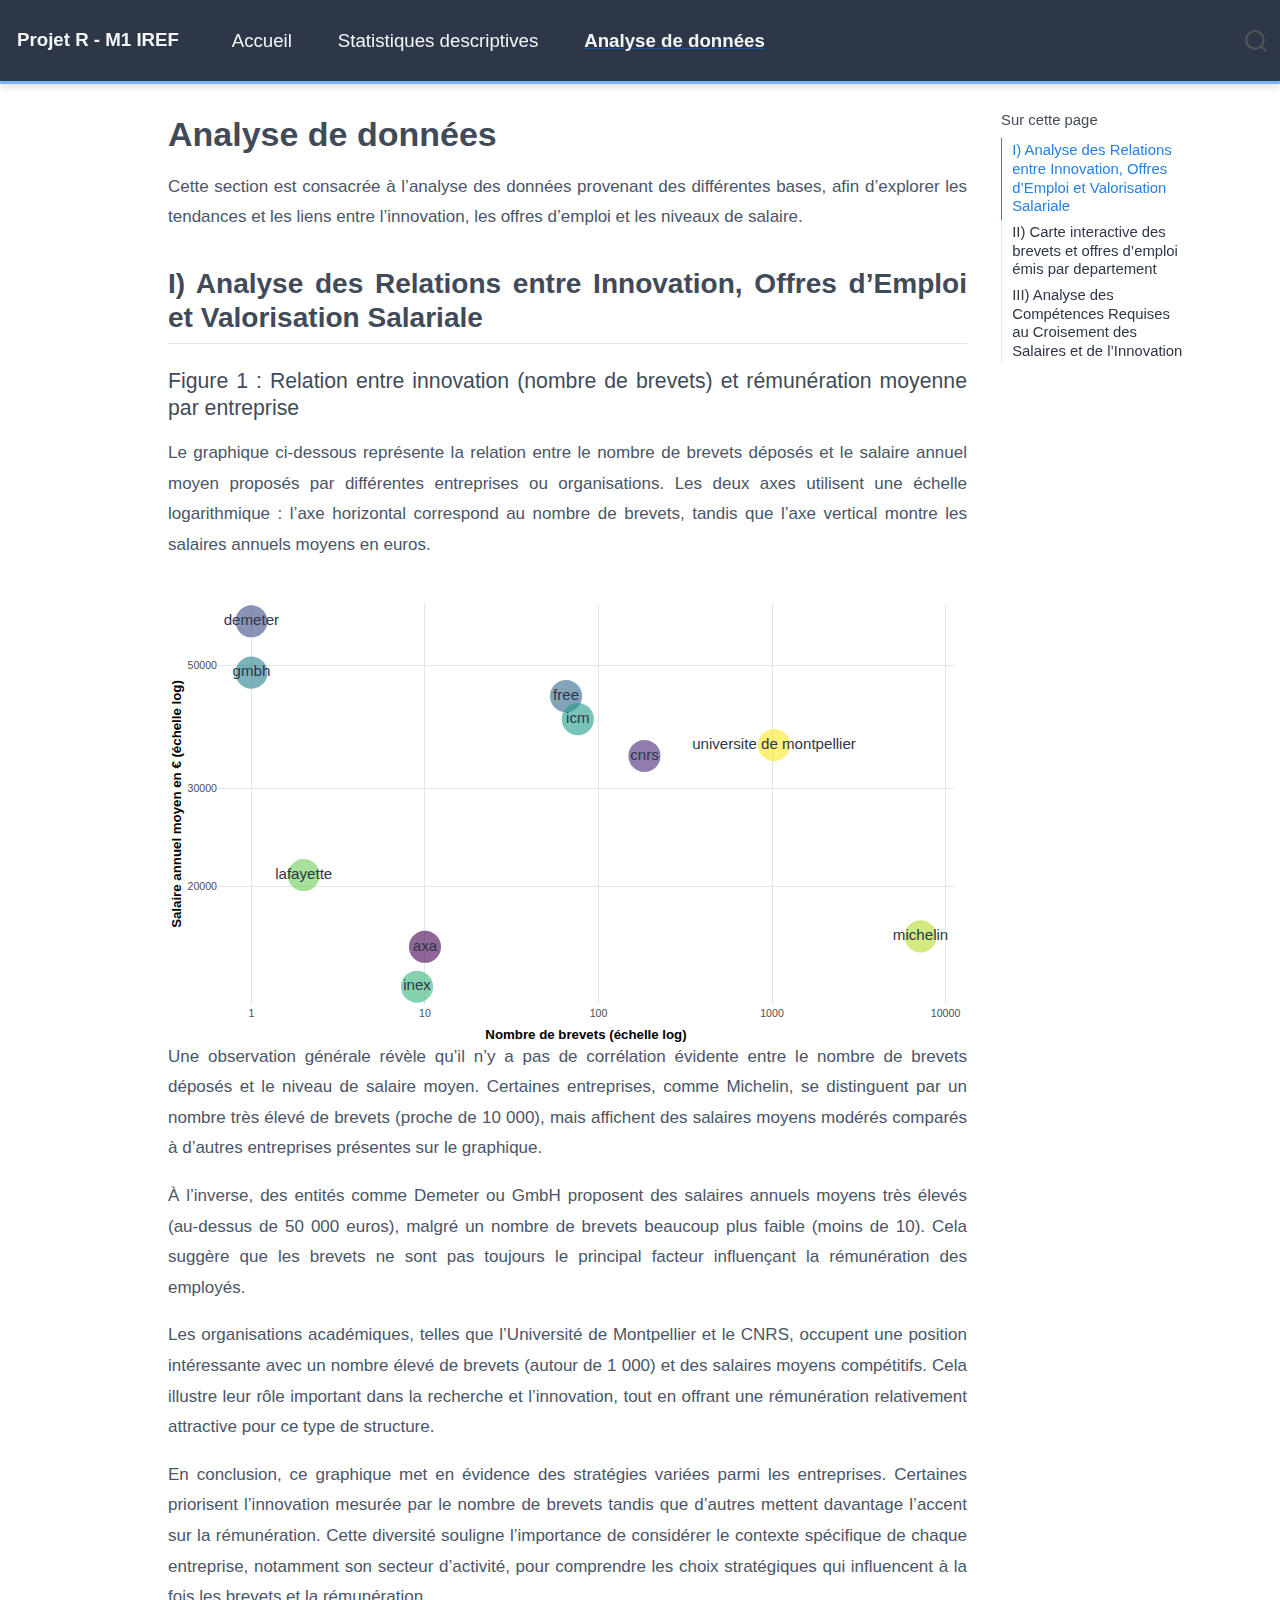
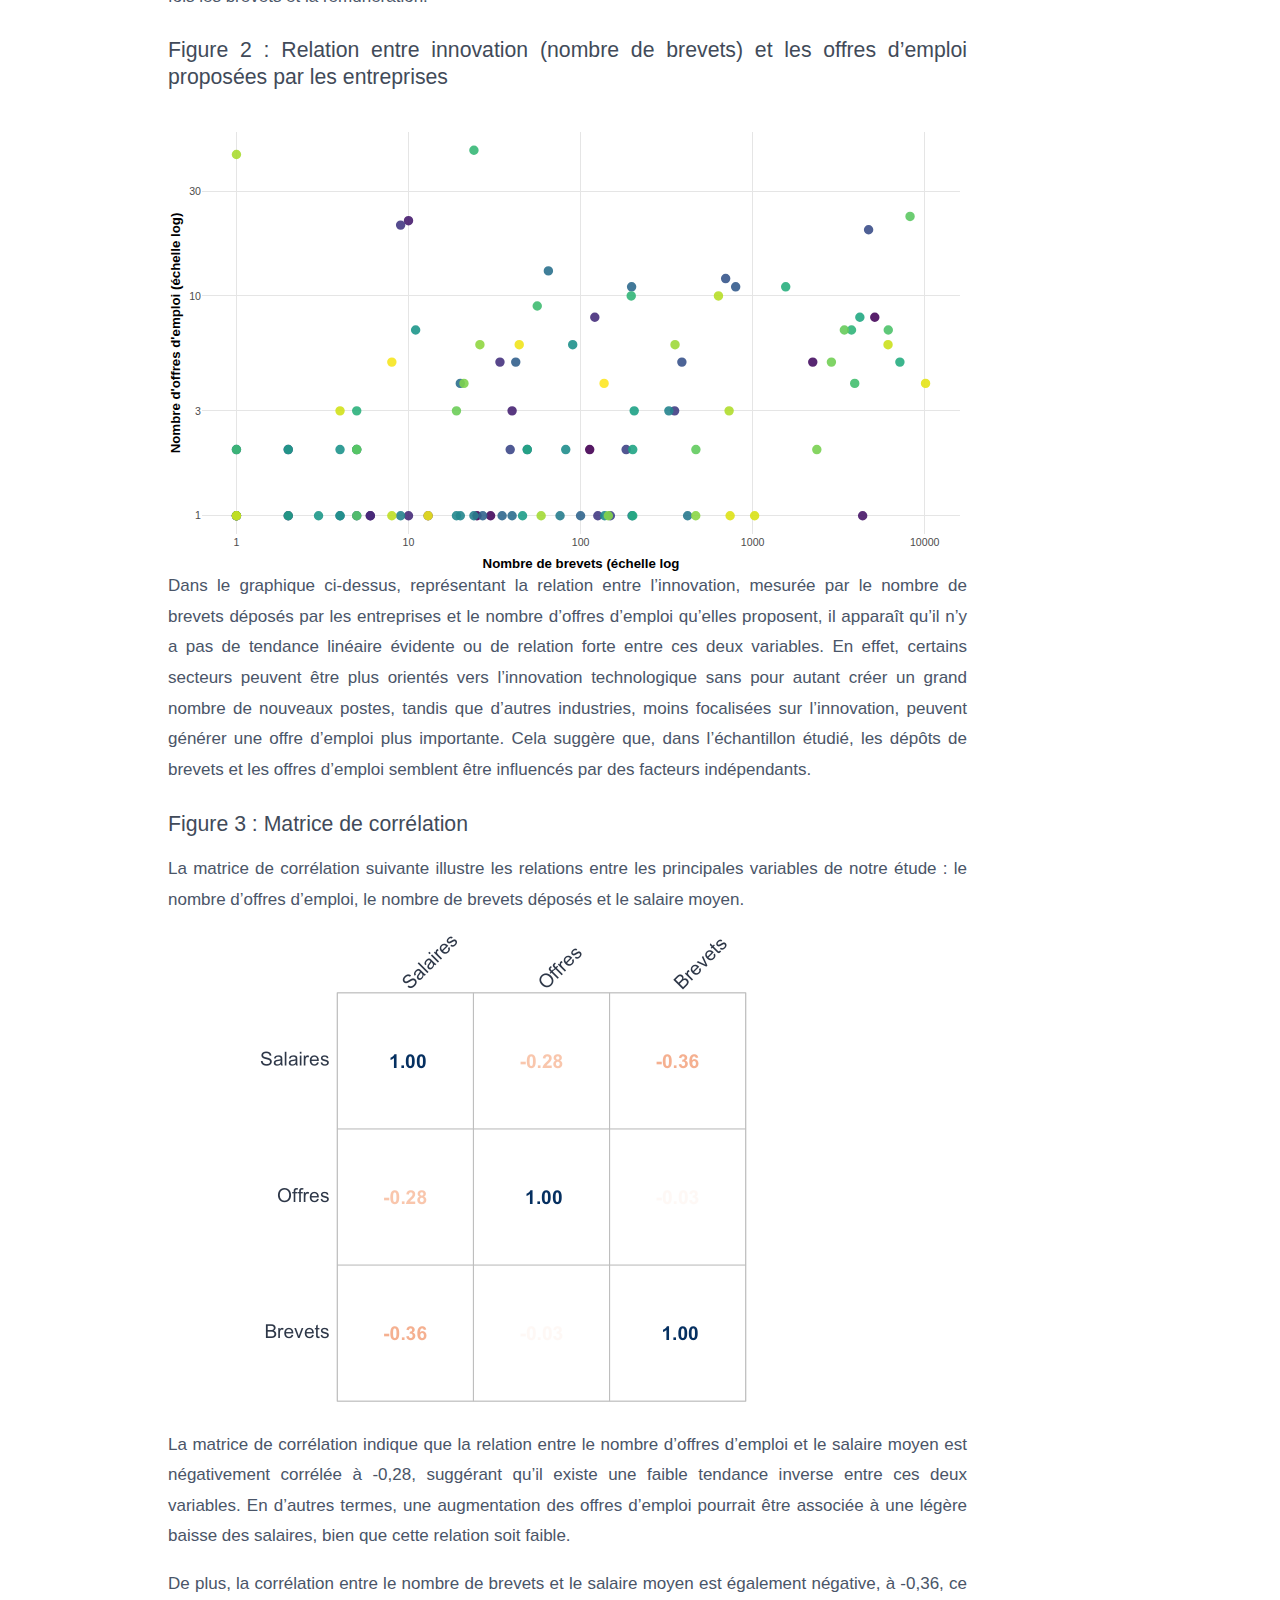
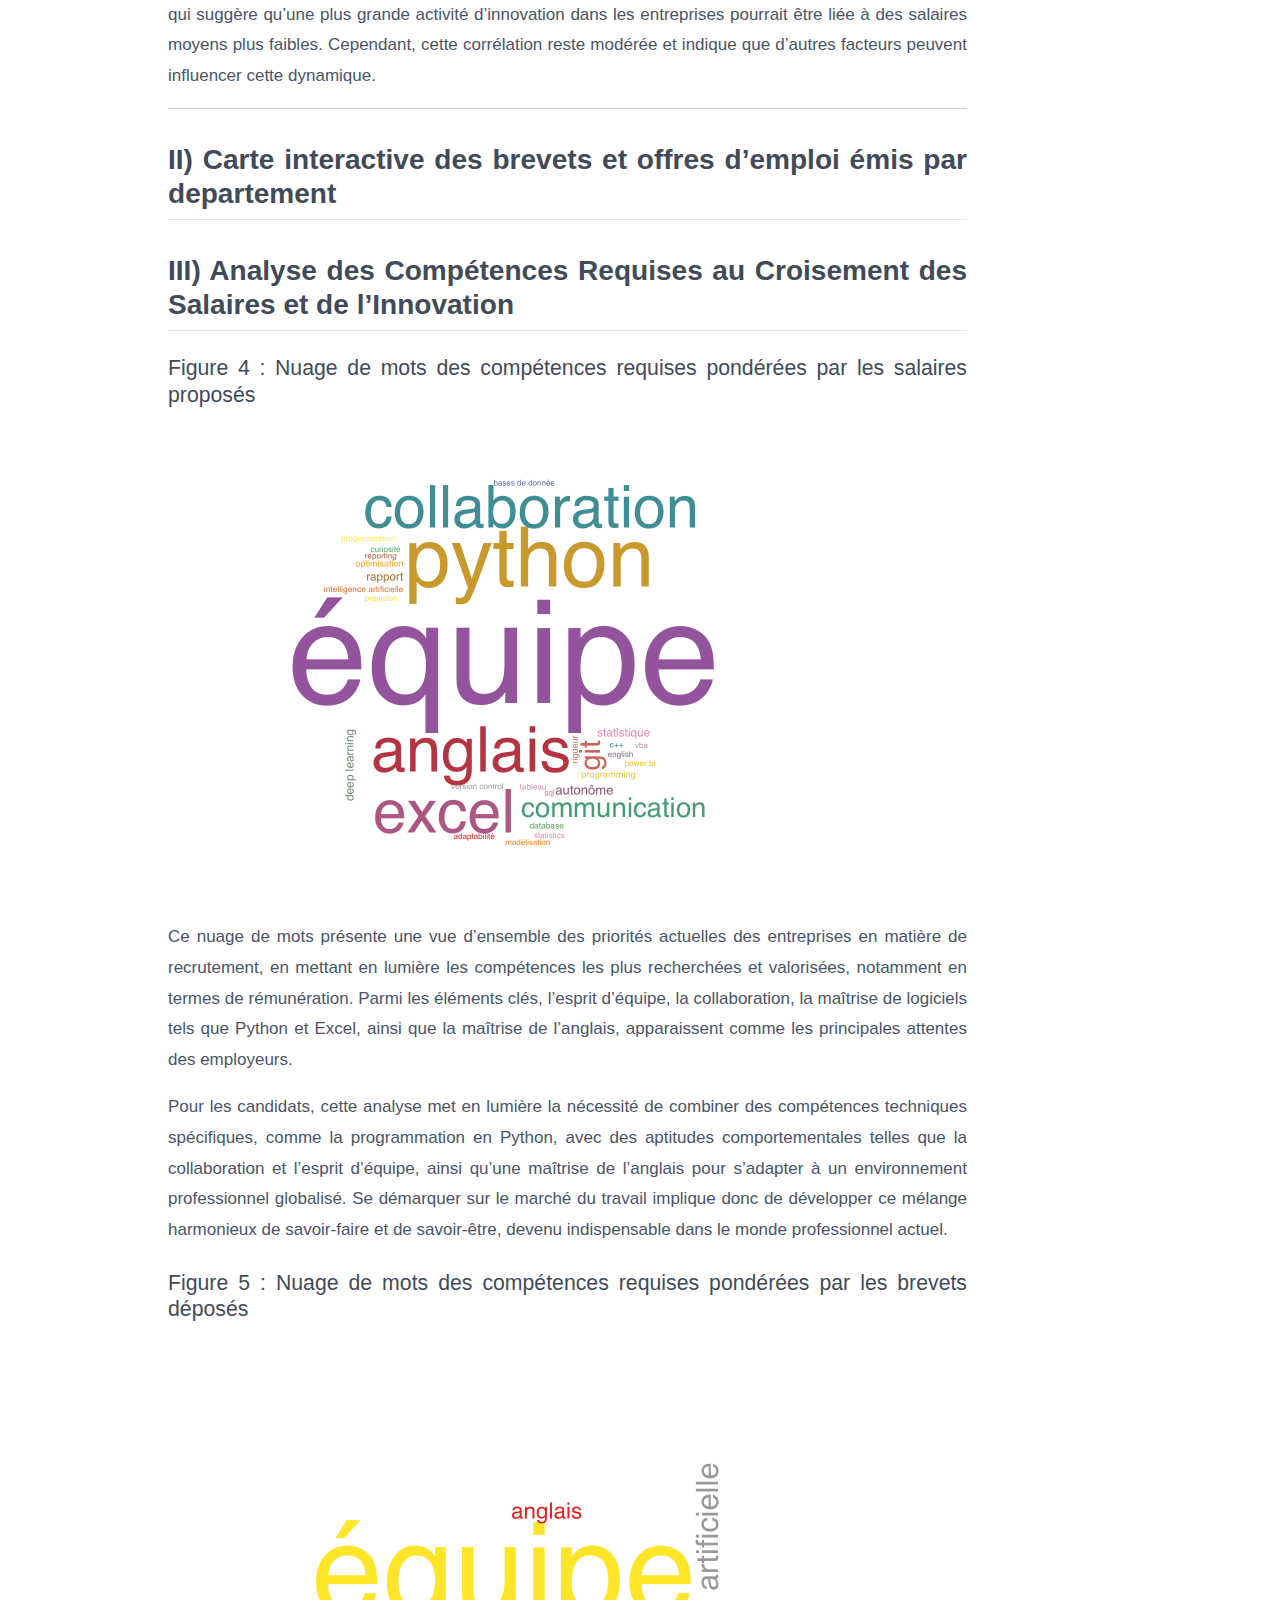
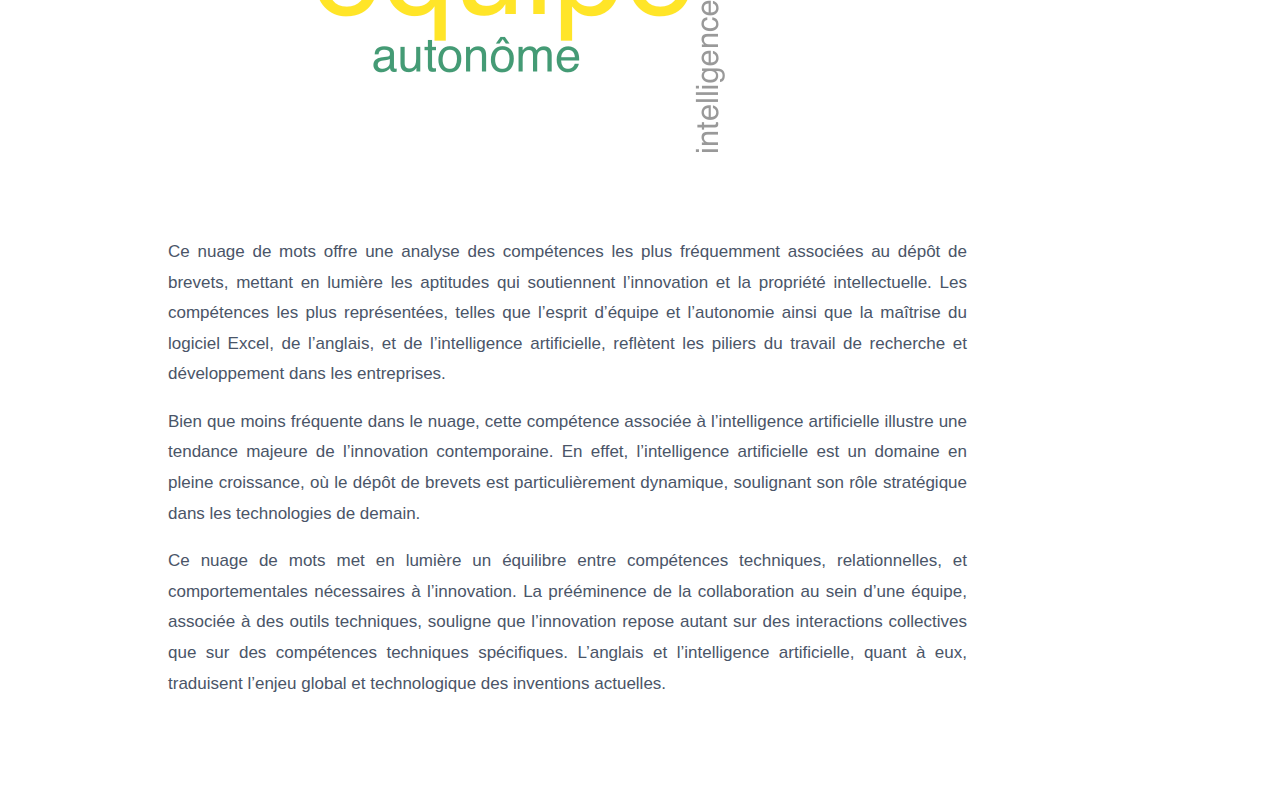
<file: docs/donnees.html>
<!DOCTYPE html>
<html xmlns="http://www.w3.org/1999/xhtml" lang="en" xml:lang="en"><head>

<meta charset="utf-8">
<meta name="generator" content="quarto-1.3.450">

<meta name="viewport" content="width=device-width, initial-scale=1.0, user-scalable=yes">


<title>Projet R - M1 IREF - Analyse de données</title>
<style>
code{white-space: pre-wrap;}
span.smallcaps{font-variant: small-caps;}
div.columns{display: flex; gap: min(4vw, 1.5em);}
div.column{flex: auto; overflow-x: auto;}
div.hanging-indent{margin-left: 1.5em; text-indent: -1.5em;}
ul.task-list{list-style: none;}
ul.task-list li input[type="checkbox"] {
  width: 0.8em;
  margin: 0 0.8em 0.2em -1em; /* quarto-specific, see https://github.com/quarto-dev/quarto-cli/issues/4556 */ 
  vertical-align: middle;
}
</style>


<script src="site_libs/quarto-nav/quarto-nav.js"></script>
<script src="site_libs/quarto-nav/headroom.min.js"></script>
<script src="site_libs/clipboard/clipboard.min.js"></script>
<script src="site_libs/quarto-search/autocomplete.umd.js"></script>
<script src="site_libs/quarto-search/fuse.min.js"></script>
<script src="site_libs/quarto-search/quarto-search.js"></script>
<meta name="quarto:offset" content="./">
<script src="site_libs/quarto-html/quarto.js"></script>
<script src="site_libs/quarto-html/popper.min.js"></script>
<script src="site_libs/quarto-html/tippy.umd.min.js"></script>
<script src="site_libs/quarto-html/anchor.min.js"></script>
<link href="site_libs/quarto-html/tippy.css" rel="stylesheet">
<link href="site_libs/quarto-html/quarto-syntax-highlighting.css" rel="stylesheet" id="quarto-text-highlighting-styles">
<script src="site_libs/bootstrap/bootstrap.min.js"></script>
<link href="site_libs/bootstrap/bootstrap-icons.css" rel="stylesheet">
<link href="site_libs/bootstrap/bootstrap.min.css" rel="stylesheet" id="quarto-bootstrap" data-mode="light">
<script id="quarto-search-options" type="application/json">{
  "location": "navbar",
  "copy-button": false,
  "collapse-after": 3,
  "panel-placement": "end",
  "type": "overlay",
  "limit": 20,
  "language": {
    "search-no-results-text": "No results",
    "search-matching-documents-text": "matching documents",
    "search-copy-link-title": "Copy link to search",
    "search-hide-matches-text": "Hide additional matches",
    "search-more-match-text": "more match in this document",
    "search-more-matches-text": "more matches in this document",
    "search-clear-button-title": "Clear",
    "search-detached-cancel-button-title": "Cancel",
    "search-submit-button-title": "Submit",
    "search-label": "Search"
  }
}</script>
<link href="site_libs/htmltools-fill-0.5.8.1/fill.css" rel="stylesheet">
<script src="site_libs/htmlwidgets-1.6.4/htmlwidgets.js"></script>
<script src="site_libs/plotly-binding-4.10.4/plotly.js"></script>
<script src="site_libs/typedarray-0.1/typedarray.min.js"></script>
<script src="site_libs/jquery-3.5.1/jquery.min.js"></script>
<link href="site_libs/crosstalk-1.2.1/css/crosstalk.min.css" rel="stylesheet">
<script src="site_libs/crosstalk-1.2.1/js/crosstalk.min.js"></script>
<link href="site_libs/plotly-htmlwidgets-css-2.11.1/plotly-htmlwidgets.css" rel="stylesheet">
<script src="site_libs/plotly-main-2.11.1/plotly-latest.min.js"></script>


<link rel="stylesheet" href="styles.css">
</head>

<body class="nav-fixed">

<div id="quarto-search-results"></div>
  <header id="quarto-header" class="headroom fixed-top">
    <nav class="navbar navbar-expand-lg navbar-dark ">
      <div class="navbar-container container-fluid">
      <div class="navbar-brand-container">
    <a class="navbar-brand" href="./index.html">
    <span class="navbar-title">Projet R - M1 IREF</span>
    </a>
  </div>
            <div id="quarto-search" class="" title="Search"></div>
          <button class="navbar-toggler" type="button" data-bs-toggle="collapse" data-bs-target="#navbarCollapse" aria-controls="navbarCollapse" aria-expanded="false" aria-label="Toggle navigation" onclick="if (window.quartoToggleHeadroom) { window.quartoToggleHeadroom(); }">
  <span class="navbar-toggler-icon"></span>
</button>
          <div class="collapse navbar-collapse" id="navbarCollapse">
            <ul class="navbar-nav navbar-nav-scroll me-auto">
  <li class="nav-item">
    <a class="nav-link" href="./index.html" rel="" target="">
 <span class="menu-text">Accueil</span></a>
  </li>  
  <li class="nav-item">
    <a class="nav-link" href="./stats.html" rel="" target="">
 <span class="menu-text">Statistiques descriptives</span></a>
  </li>  
  <li class="nav-item">
    <a class="nav-link active" href="./donnees.html" rel="" target="" aria-current="page">
 <span class="menu-text">Analyse de données</span></a>
  </li>  
</ul>
            <div class="quarto-navbar-tools ms-auto">
</div>
          </div> <!-- /navcollapse -->
      </div> <!-- /container-fluid -->
    </nav>
</header>
<!-- content -->
<div id="quarto-content" class="quarto-container page-columns page-rows-contents page-layout-article page-navbar">
<!-- sidebar -->
<!-- margin-sidebar -->
    <div id="quarto-margin-sidebar" class="sidebar margin-sidebar">
        <nav id="TOC" role="doc-toc" class="toc-active">
    <h2 id="toc-title">Sur cette page</h2>
   
  <ul>
  <li><a href="#i-analyse-des-relations-entre-innovation-offres-demploi-et-valorisation-salariale" id="toc-i-analyse-des-relations-entre-innovation-offres-demploi-et-valorisation-salariale" class="nav-link active" data-scroll-target="#i-analyse-des-relations-entre-innovation-offres-demploi-et-valorisation-salariale">I) Analyse des Relations entre Innovation, Offres d’Emploi et Valorisation Salariale</a></li>
  <li><a href="#ii-carte-interactive-des-brevets-et-offres-demploi-émis-par-departement" id="toc-ii-carte-interactive-des-brevets-et-offres-demploi-émis-par-departement" class="nav-link" data-scroll-target="#ii-carte-interactive-des-brevets-et-offres-demploi-émis-par-departement">II) Carte interactive des brevets et offres d’emploi émis par departement</a></li>
  <li><a href="#iii-analyse-des-compétences-requises-au-croisement-des-salaires-et-de-linnovation" id="toc-iii-analyse-des-compétences-requises-au-croisement-des-salaires-et-de-linnovation" class="nav-link" data-scroll-target="#iii-analyse-des-compétences-requises-au-croisement-des-salaires-et-de-linnovation">III) Analyse des Compétences Requises au Croisement des Salaires et de l’Innovation</a></li>
  </ul>
</nav>
    </div>
<!-- main -->
<main class="content" id="quarto-document-content">

<header id="title-block-header" class="quarto-title-block default">
<div class="quarto-title">
<h1 class="title">Analyse de données</h1>
</div>



<div class="quarto-title-meta">

    
  
    
  </div>
  

</header>

<div class="cell">
<style type="text/css">
.justify {
  text-align: justify !important
}
</style>
</div>
<div class="justify">
<p>Cette section est consacrée à l’analyse des données provenant des différentes bases, afin d’explorer les tendances et les liens entre l’innovation, les offres d’emploi et les niveaux de salaire.</p>
</div>
<section id="i-analyse-des-relations-entre-innovation-offres-demploi-et-valorisation-salariale" class="level2 justify">
<h2 class="anchored" data-anchor-id="i-analyse-des-relations-entre-innovation-offres-demploi-et-valorisation-salariale">I) Analyse des Relations entre Innovation, Offres d’Emploi et Valorisation Salariale</h2>
<section id="figure-1-relation-entre-innovation-nombre-de-brevets-et-rémunération-moyenne-par-entreprise" class="level4">
<h4 class="anchored" data-anchor-id="figure-1-relation-entre-innovation-nombre-de-brevets-et-rémunération-moyenne-par-entreprise">Figure 1 : Relation entre innovation (nombre de brevets) et rémunération moyenne par entreprise</h4>
</section>
</section>
<div class="justify">
<p>Le graphique ci-dessous représente la relation entre le nombre de brevets déposés et le salaire annuel moyen proposés par différentes entreprises ou organisations. Les deux axes utilisent une échelle logarithmique : l’axe horizontal correspond au nombre de brevets, tandis que l’axe vertical montre les salaires annuels moyens en euros.</p>
</div>
<div class="cell">
<div class="cell-output-display">
<div class="plotly html-widget html-fill-item" id="htmlwidget-961f3618d81947a488c9" style="width:100%;height:464px;"></div>
<script type="application/json" data-for="htmlwidget-961f3618d81947a488c9">{"x":{"data":[{"x":[1],"y":[4.1924559385119755],"text":"<b>Entreprise:<\/b> axa<br><b>Nombre de brevets:<\/b> 10<br><b>Salaire annuel moyen:<\/b> 15576 €","type":"scatter","mode":"markers","marker":{"autocolorscale":false,"color":"rgba(68,1,84,1)","opacity":0.59999999999999998,"size":30.236220472440948,"symbol":"circle","line":{"width":1.8897637795275593,"color":"rgba(68,1,84,1)"}},"hoveron":"points","name":"axa","legendgroup":"axa","showlegend":true,"xaxis":"x","yaxis":"y","hoverinfo":"text","frame":null},{"x":[2.2648178230095364],"y":[4.5358023143238855],"text":"<b>Entreprise:<\/b> cnrs<br><b>Nombre de brevets:<\/b> 184<br><b>Salaire annuel moyen:<\/b> 34340.16 €","type":"scatter","mode":"markers","marker":{"autocolorscale":false,"color":"rgba(72,40,120,1)","opacity":0.59999999999999998,"size":30.236220472440948,"symbol":"circle","line":{"width":1.8897637795275593,"color":"rgba(72,40,120,1)"}},"hoveron":"points","name":"cnrs","legendgroup":"cnrs","showlegend":true,"xaxis":"x","yaxis":"y","hoverinfo":"text","frame":null},{"x":[0],"y":[4.7781512503836439],"text":"<b>Entreprise:<\/b> demeter<br><b>Nombre de brevets:<\/b> 1<br><b>Salaire annuel moyen:<\/b> 60000 €","type":"scatter","mode":"markers","marker":{"autocolorscale":false,"color":"rgba(62,74,137,1)","opacity":0.59999999999999998,"size":30.236220472440948,"symbol":"circle","line":{"width":1.8897637795275593,"color":"rgba(62,74,137,1)"}},"hoveron":"points","name":"demeter","legendgroup":"demeter","showlegend":true,"xaxis":"x","yaxis":"y","hoverinfo":"text","frame":null},{"x":[1.8129133566428555],"y":[4.6434526764861879],"text":"<b>Entreprise:<\/b> free<br><b>Nombre de brevets:<\/b> 65<br><b>Salaire annuel moyen:<\/b> 44000 €","type":"scatter","mode":"markers","marker":{"autocolorscale":false,"color":"rgba(49,104,142,1)","opacity":0.59999999999999998,"size":30.236220472440948,"symbol":"circle","line":{"width":1.8897637795275593,"color":"rgba(49,104,142,1)"}},"hoveron":"points","name":"free","legendgroup":"free","showlegend":true,"xaxis":"x","yaxis":"y","hoverinfo":"text","frame":null},{"x":[0],"y":[4.685741738602264],"text":"<b>Entreprise:<\/b> gmbh<br><b>Nombre de brevets:<\/b> 1<br><b>Salaire annuel moyen:<\/b> 48500 €","type":"scatter","mode":"markers","marker":{"autocolorscale":false,"color":"rgba(38,130,142,1)","opacity":0.59999999999999998,"size":30.236220472440948,"symbol":"circle","line":{"width":1.8897637795275593,"color":"rgba(38,130,142,1)"}},"hoveron":"points","name":"gmbh","legendgroup":"gmbh","showlegend":true,"xaxis":"x","yaxis":"y","hoverinfo":"text","frame":null},{"x":[1.8808135922807914],"y":[4.6020599913279625],"text":"<b>Entreprise:<\/b> icm<br><b>Nombre de brevets:<\/b> 76<br><b>Salaire annuel moyen:<\/b> 40000 €","type":"scatter","mode":"markers","marker":{"autocolorscale":false,"color":"rgba(31,158,137,1)","opacity":0.59999999999999998,"size":30.236220472440948,"symbol":"circle","line":{"width":1.8897637795275593,"color":"rgba(31,158,137,1)"}},"hoveron":"points","name":"icm","legendgroup":"icm","showlegend":true,"xaxis":"x","yaxis":"y","hoverinfo":"text","frame":null},{"x":[0.95424250943932487],"y":[4.1205739312058496],"text":"<b>Entreprise:<\/b> inex<br><b>Nombre de brevets:<\/b> 9<br><b>Salaire annuel moyen:<\/b> 13200 €","type":"scatter","mode":"markers","marker":{"autocolorscale":false,"color":"rgba(53,183,121,1)","opacity":0.59999999999999998,"size":30.236220472440948,"symbol":"circle","line":{"width":1.8897637795275593,"color":"rgba(53,183,121,1)"}},"hoveron":"points","name":"inex","legendgroup":"inex","showlegend":true,"xaxis":"x","yaxis":"y","hoverinfo":"text","frame":null},{"x":[0.3010299956639812],"y":[4.3215238670722682],"text":"<b>Entreprise:<\/b> lafayette<br><b>Nombre de brevets:<\/b> 2<br><b>Salaire annuel moyen:<\/b> 20966.4 €","type":"scatter","mode":"markers","marker":{"autocolorscale":false,"color":"rgba(109,205,89,1)","opacity":0.59999999999999998,"size":30.236220472440948,"symbol":"circle","line":{"width":1.8897637795275593,"color":"rgba(109,205,89,1)"}},"hoveron":"points","name":"lafayette","legendgroup":"lafayette","showlegend":true,"xaxis":"x","yaxis":"y","hoverinfo":"text","frame":null},{"x":[3.8559429462323158],"y":[4.2111205412580492],"text":"<b>Entreprise:<\/b> michelin<br><b>Nombre de brevets:<\/b> 7177<br><b>Salaire annuel moyen:<\/b> 16260 €","type":"scatter","mode":"markers","marker":{"autocolorscale":false,"color":"rgba(180,222,44,1)","opacity":0.59999999999999998,"size":30.236220472440948,"symbol":"circle","line":{"width":1.8897637795275593,"color":"rgba(180,222,44,1)"}},"hoveron":"points","name":"michelin","legendgroup":"michelin","showlegend":true,"xaxis":"x","yaxis":"y","hoverinfo":"text","frame":null},{"x":[3.0115704435972783],"y":[4.5555780727729553],"text":"<b>Entreprise:<\/b> universite de montpellier<br><b>Nombre de brevets:<\/b> 1027<br><b>Salaire annuel moyen:<\/b> 35940 €","type":"scatter","mode":"markers","marker":{"autocolorscale":false,"color":"rgba(253,231,37,1)","opacity":0.59999999999999998,"size":30.236220472440948,"symbol":"circle","line":{"width":1.8897637795275593,"color":"rgba(253,231,37,1)"}},"hoveron":"points","name":"universite de montpellier","legendgroup":"universite de montpellier","showlegend":true,"xaxis":"x","yaxis":"y","hoverinfo":"text","frame":null},{"x":[1,2.2648178230095364,0,1.8129133566428555,0,1.8808135922807914,0.95424250943932487,0.3010299956639812,3.8559429462323158,3.0115704435972783],"y":[4.1924559385119755,4.5358023143238855,4.7781512503836439,4.6434526764861879,4.685741738602264,4.6020599913279625,4.1205739312058496,4.3215238670722682,4.2111205412580492,4.5555780727729553],"text":["axa","cnrs","demeter","free","gmbh","icm","inex","lafayette","michelin","universite de montpellier"],"hovertext":["<b>Entreprise:<\/b> axa<br><b>Nombre de brevets:<\/b> 10<br><b>Salaire annuel moyen:<\/b> 15576 €","<b>Entreprise:<\/b> cnrs<br><b>Nombre de brevets:<\/b> 184<br><b>Salaire annuel moyen:<\/b> 34340.16 €","<b>Entreprise:<\/b> demeter<br><b>Nombre de brevets:<\/b> 1<br><b>Salaire annuel moyen:<\/b> 60000 €","<b>Entreprise:<\/b> free<br><b>Nombre de brevets:<\/b> 65<br><b>Salaire annuel moyen:<\/b> 44000 €","<b>Entreprise:<\/b> gmbh<br><b>Nombre de brevets:<\/b> 1<br><b>Salaire annuel moyen:<\/b> 48500 €","<b>Entreprise:<\/b> icm<br><b>Nombre de brevets:<\/b> 76<br><b>Salaire annuel moyen:<\/b> 40000 €","<b>Entreprise:<\/b> inex<br><b>Nombre de brevets:<\/b> 9<br><b>Salaire annuel moyen:<\/b> 13200 €","<b>Entreprise:<\/b> lafayette<br><b>Nombre de brevets:<\/b> 2<br><b>Salaire annuel moyen:<\/b> 20966.4 €","<b>Entreprise:<\/b> michelin<br><b>Nombre de brevets:<\/b> 7177<br><b>Salaire annuel moyen:<\/b> 16260 €","<b>Entreprise:<\/b> universite de montpellier<br><b>Nombre de brevets:<\/b> 1027<br><b>Salaire annuel moyen:<\/b> 35940 €"],"textfont":{"size":15.118110236220474,"color":"rgba(45,55,72,1)"},"type":"scatter","mode":"text","hoveron":"points","showlegend":false,"xaxis":"x","yaxis":"y","hoverinfo":"text","frame":null}],"layout":{"margin":{"t":25.298464092984645,"r":6.6417600664176026,"b":36.529680365296812,"l":49.813200498132012},"font":{"color":"rgba(0,0,0,1)","family":"","size":13.283520132835205},"xaxis":{"domain":[0,1],"automargin":true,"type":"linear","autorange":false,"range":[-0.19279714731161579,4.0487400935439313],"tickmode":"array","ticktext":["1","10","100","1000","10000"],"tickvals":[0,1.0000000000000004,2,3.0000000000000004,4],"categoryorder":"array","categoryarray":["1","10","100","1000","10000"],"nticks":null,"ticks":"","tickcolor":null,"ticklen":3.3208800332088013,"tickwidth":0,"showticklabels":true,"tickfont":{"color":"rgba(77,77,77,1)","family":"","size":10.62681610626816},"tickangle":-0,"showline":false,"linecolor":null,"linewidth":0,"showgrid":true,"gridcolor":"rgba(229,229,229,1)","gridwidth":0.60379636967432737,"zeroline":false,"anchor":"y","title":{"text":"<b> Nombre de brevets (échelle log) <\/b>","font":{"color":"rgba(0,0,0,1)","family":"","size":13.283520132835205}},"hoverformat":".2f"},"yaxis":{"domain":[0,1],"automargin":true,"type":"linear","autorange":false,"range":[4.0876950652469599,4.8110301163425335],"tickmode":"array","ticktext":["20000","30000","50000"],"tickvals":[4.3010299956639813,4.4771212547196626,4.6989700043360187],"categoryorder":"array","categoryarray":["20000","30000","50000"],"nticks":null,"ticks":"","tickcolor":null,"ticklen":3.3208800332088013,"tickwidth":0,"showticklabels":true,"tickfont":{"color":"rgba(77,77,77,1)","family":"","size":10.62681610626816},"tickangle":-0,"showline":false,"linecolor":null,"linewidth":0,"showgrid":true,"gridcolor":"rgba(229,229,229,1)","gridwidth":0.60379636967432737,"zeroline":false,"anchor":"x","title":{"text":"<b> Salaire annuel moyen en € (échelle log) <\/b>","font":{"color":"rgba(0,0,0,1)","family":"","size":13.283520132835205}},"hoverformat":".2f"},"shapes":[{"type":"rect","fillcolor":null,"line":{"color":null,"width":0,"linetype":[]},"yref":"paper","xref":"paper","x0":0,"x1":1,"y0":0,"y1":1}],"showlegend":false,"legend":{"bgcolor":null,"bordercolor":null,"borderwidth":0,"font":{"color":"rgba(0,0,0,1)","family":"","size":10.62681610626816}},"hovermode":"closest","barmode":"relative"},"config":{"doubleClick":"reset","modeBarButtonsToAdd":["hoverclosest","hovercompare"],"showSendToCloud":false},"source":"A","attrs":{"55e3abbafe7":{"x":{},"y":{},"colour":{},"label":{},"text":{},"type":"scatter"},"55e781984d0":{"x":{},"y":{},"colour":{},"label":{},"text":{}}},"cur_data":"55e3abbafe7","visdat":{"55e3abbafe7":["function (y) ","x"],"55e781984d0":["function (y) ","x"]},"highlight":{"on":"plotly_click","persistent":false,"dynamic":false,"selectize":false,"opacityDim":0.20000000000000001,"selected":{"opacity":1},"debounce":0},"shinyEvents":["plotly_hover","plotly_click","plotly_selected","plotly_relayout","plotly_brushed","plotly_brushing","plotly_clickannotation","plotly_doubleclick","plotly_deselect","plotly_afterplot","plotly_sunburstclick"],"base_url":"https://plot.ly"},"evals":[],"jsHooks":[]}</script>
</div>
</div>
<div class="justify">
<p>Une observation générale révèle qu’il n’y a pas de corrélation évidente entre le nombre de brevets déposés et le niveau de salaire moyen. Certaines entreprises, comme Michelin, se distinguent par un nombre très élevé de brevets (proche de 10 000), mais affichent des salaires moyens modérés comparés à d’autres entreprises présentes sur le graphique.</p>
<p>À l’inverse, des entités comme Demeter ou GmbH proposent des salaires annuels moyens très élevés (au-dessus de 50 000 euros), malgré un nombre de brevets beaucoup plus faible (moins de 10). Cela suggère que les brevets ne sont pas toujours le principal facteur influençant la rémunération des employés.</p>
<p>Les organisations académiques, telles que l’Université de Montpellier et le CNRS, occupent une position intéressante avec un nombre élevé de brevets (autour de 1 000) et des salaires moyens compétitifs. Cela illustre leur rôle important dans la recherche et l’innovation, tout en offrant une rémunération relativement attractive pour ce type de structure.</p>
<p>En conclusion, ce graphique met en évidence des stratégies variées parmi les entreprises. Certaines priorisent l’innovation mesurée par le nombre de brevets tandis que d’autres mettent davantage l’accent sur la rémunération. Cette diversité souligne l’importance de considérer le contexte spécifique de chaque entreprise, notamment son secteur d’activité, pour comprendre les choix stratégiques qui influencent à la fois les brevets et la rémunération.</p>
</div>
<section id="figure-2-relation-entre-innovation-nombre-de-brevets-et-les-offres-demploi-proposées-par-les-entreprises" class="level4 justify">
<h4 class="anchored" data-anchor-id="figure-2-relation-entre-innovation-nombre-de-brevets-et-les-offres-demploi-proposées-par-les-entreprises">Figure 2 : Relation entre innovation (nombre de brevets) et les offres d’emploi proposées par les entreprises</h4>
</section>
<div class="cell">
<div class="cell-output-display">
<div class="plotly html-widget html-fill-item" id="htmlwidget-8e345bd9b27c9faf3663" style="width:100%;height:464px;"></div>
<script type="application/json" data-for="htmlwidget-8e345bd9b27c9faf3663">{"x":{"data":[{"x":[2.0530784434834195],"y":[0.3010299956639812],"text":"<b>Entreprise :<\/b> ab science<br><b>Nombre de brevets :<\/b> 113<br><b>Nombre d'offres d'emploi :<\/b> 2","type":"scatter","mode":"markers","marker":{"autocolorscale":false,"color":"rgba(68,1,84,1)","opacity":0.90000000000000002,"size":7.559055118110237,"symbol":"circle","line":{"width":1.8897637795275593,"color":"rgba(68,1,84,1)"}},"hoveron":"points","name":"ab science","legendgroup":"ab science","showlegend":true,"xaxis":"x","yaxis":"y","hoverinfo":"text","frame":null},{"x":[1.3979400086720377],"y":[0],"text":"<b>Entreprise :<\/b> adeo<br><b>Nombre de brevets :<\/b> 25<br><b>Nombre d'offres d'emploi :<\/b> 1","type":"scatter","mode":"markers","marker":{"autocolorscale":false,"color":"rgba(69,4,88,1)","opacity":0.90000000000000002,"size":7.559055118110237,"symbol":"circle","line":{"width":1.8897637795275593,"color":"rgba(69,4,88,1)"}},"hoveron":"points","name":"adeo","legendgroup":"adeo","showlegend":true,"xaxis":"x","yaxis":"y","hoverinfo":"text","frame":null},{"x":[3.709948016510761],"y":[0.90308998699194354],"text":"<b>Entreprise :<\/b> airbus<br><b>Nombre de brevets :<\/b> 5128<br><b>Nombre d'offres d'emploi :<\/b> 8","type":"scatter","mode":"markers","marker":{"autocolorscale":false,"color":"rgba(70,8,92,1)","opacity":0.90000000000000002,"size":7.559055118110237,"symbol":"circle","line":{"width":1.8897637795275593,"color":"rgba(70,8,92,1)"}},"hoveron":"points","name":"airbus","legendgroup":"airbus","showlegend":true,"xaxis":"x","yaxis":"y","hoverinfo":"text","frame":null},{"x":[1.4771212547196624],"y":[0],"text":"<b>Entreprise :<\/b> alma<br><b>Nombre de brevets :<\/b> 30<br><b>Nombre d'offres d'emploi :<\/b> 1","type":"scatter","mode":"markers","marker":{"autocolorscale":false,"color":"rgba(70,12,95,1)","opacity":0.90000000000000002,"size":7.559055118110237,"symbol":"circle","line":{"width":1.8897637795275593,"color":"rgba(70,12,95,1)"}},"hoveron":"points","name":"alma","legendgroup":"alma","showlegend":true,"xaxis":"x","yaxis":"y","hoverinfo":"text","frame":null},{"x":[3.3494717992143856],"y":[0.69897000433601886],"text":"<b>Entreprise :<\/b> alstom<br><b>Nombre de brevets :<\/b> 2236<br><b>Nombre d'offres d'emploi :<\/b> 5","type":"scatter","mode":"markers","marker":{"autocolorscale":false,"color":"rgba(71,16,99,1)","opacity":0.90000000000000002,"size":7.559055118110237,"symbol":"circle","line":{"width":1.8897637795275593,"color":"rgba(71,16,99,1)"}},"hoveron":"points","name":"alstom","legendgroup":"alstom","showlegend":true,"xaxis":"x","yaxis":"y","hoverinfo":"text","frame":null},{"x":[0],"y":[0],"text":"<b>Entreprise :<\/b> arcom<br><b>Nombre de brevets :<\/b> 1<br><b>Nombre d'offres d'emploi :<\/b> 1","type":"scatter","mode":"markers","marker":{"autocolorscale":false,"color":"rgba(71,19,101,1)","opacity":0.90000000000000002,"size":7.559055118110237,"symbol":"circle","line":{"width":1.8897637795275593,"color":"rgba(71,19,101,1)"}},"hoveron":"points","name":"arcom","legendgroup":"arcom","showlegend":true,"xaxis":"x","yaxis":"y","hoverinfo":"text","frame":null},{"x":[3.6394864892685859],"y":[0],"text":"<b>Entreprise :<\/b> arkema<br><b>Nombre de brevets :<\/b> 4360<br><b>Nombre d'offres d'emploi :<\/b> 1","type":"scatter","mode":"markers","marker":{"autocolorscale":false,"color":"rgba(72,23,105,1)","opacity":0.90000000000000002,"size":7.559055118110237,"symbol":"circle","line":{"width":1.8897637795275593,"color":"rgba(72,23,105,1)"}},"hoveron":"points","name":"arkema","legendgroup":"arkema","showlegend":true,"xaxis":"x","yaxis":"y","hoverinfo":"text","frame":null},{"x":[0.3010299956639812],"y":[0],"text":"<b>Entreprise :<\/b> artelia<br><b>Nombre de brevets :<\/b> 2<br><b>Nombre d'offres d'emploi :<\/b> 1","type":"scatter","mode":"markers","marker":{"autocolorscale":false,"color":"rgba(72,26,108,1)","opacity":0.90000000000000002,"size":7.559055118110237,"symbol":"circle","line":{"width":1.8897637795275593,"color":"rgba(72,26,108,1)"}},"hoveron":"points","name":"artelia","legendgroup":"artelia","showlegend":true,"xaxis":"x","yaxis":"y","hoverinfo":"text","frame":null},{"x":[1],"y":[1.3424226808222062],"text":"<b>Entreprise :<\/b> axa<br><b>Nombre de brevets :<\/b> 10<br><b>Nombre d'offres d'emploi :<\/b> 22","type":"scatter","mode":"markers","marker":{"autocolorscale":false,"color":"rgba(72,29,111,1)","opacity":0.90000000000000002,"size":7.559055118110237,"symbol":"circle","line":{"width":1.8897637795275593,"color":"rgba(72,29,111,1)"}},"hoveron":"points","name":"axa","legendgroup":"axa","showlegend":true,"xaxis":"x","yaxis":"y","hoverinfo":"text","frame":null},{"x":[0.77815125038364363],"y":[0],"text":"<b>Entreprise :<\/b> balenciaga<br><b>Nombre de brevets :<\/b> 6<br><b>Nombre d'offres d'emploi :<\/b> 1","type":"scatter","mode":"markers","marker":{"autocolorscale":false,"color":"rgba(72,32,113,1)","opacity":0.90000000000000002,"size":7.559055118110237,"symbol":"circle","line":{"width":1.8897637795275593,"color":"rgba(72,32,113,1)"}},"hoveron":"points","name":"balenciaga","legendgroup":"balenciaga","showlegend":true,"xaxis":"x","yaxis":"y","hoverinfo":"text","frame":null},{"x":[1.6020599913279623],"y":[0.47712125471966244],"text":"<b>Entreprise :<\/b> banque de france<br><b>Nombre de brevets :<\/b> 40<br><b>Nombre d'offres d'emploi :<\/b> 3","type":"scatter","mode":"markers","marker":{"autocolorscale":false,"color":"rgba(72,36,116,1)","opacity":0.90000000000000002,"size":7.559055118110237,"symbol":"circle","line":{"width":1.8897637795275593,"color":"rgba(72,36,116,1)"}},"hoveron":"points","name":"banque de france","legendgroup":"banque de france","showlegend":true,"xaxis":"x","yaxis":"y","hoverinfo":"text","frame":null},{"x":[1.1139433523068367],"y":[0],"text":"<b>Entreprise :<\/b> bayard<br><b>Nombre de brevets :<\/b> 13<br><b>Nombre d'offres d'emploi :<\/b> 1","type":"scatter","mode":"markers","marker":{"autocolorscale":false,"color":"rgba(72,38,119,1)","opacity":0.90000000000000002,"size":7.559055118110237,"symbol":"circle","line":{"width":1.8897637795275593,"color":"rgba(72,38,119,1)"}},"hoveron":"points","name":"bayard","legendgroup":"bayard","showlegend":true,"xaxis":"x","yaxis":"y","hoverinfo":"text","frame":null},{"x":[0.77815125038364363],"y":[0],"text":"<b>Entreprise :<\/b> bayer<br><b>Nombre de brevets :<\/b> 6<br><b>Nombre d'offres d'emploi :<\/b> 1","type":"scatter","mode":"markers","marker":{"autocolorscale":false,"color":"rgba(72,41,122,1)","opacity":0.90000000000000002,"size":7.559055118110237,"symbol":"circle","line":{"width":1.8897637795275593,"color":"rgba(72,41,122,1)"}},"hoveron":"points","name":"bayer","legendgroup":"bayer","showlegend":true,"xaxis":"x","yaxis":"y","hoverinfo":"text","frame":null},{"x":[1],"y":[0],"text":"<b>Entreprise :<\/b> bci<br><b>Nombre de brevets :<\/b> 10<br><b>Nombre d'offres d'emploi :<\/b> 1","type":"scatter","mode":"markers","marker":{"autocolorscale":false,"color":"rgba(71,45,123,1)","opacity":0.90000000000000002,"size":7.559055118110237,"symbol":"circle","line":{"width":1.8897637795275593,"color":"rgba(71,45,123,1)"}},"hoveron":"points","name":"bci","legendgroup":"bci","showlegend":true,"xaxis":"x","yaxis":"y","hoverinfo":"text","frame":null},{"x":[2.0827853703164503],"y":[0.90308998699194354],"text":"<b>Entreprise :<\/b> bouygues<br><b>Nombre de brevets :<\/b> 121<br><b>Nombre d'offres d'emploi :<\/b> 8","type":"scatter","mode":"markers","marker":{"autocolorscale":false,"color":"rgba(71,47,125,1)","opacity":0.90000000000000002,"size":7.559055118110237,"symbol":"circle","line":{"width":1.8897637795275593,"color":"rgba(71,47,125,1)"}},"hoveron":"points","name":"bouygues","legendgroup":"bouygues","showlegend":true,"xaxis":"x","yaxis":"y","hoverinfo":"text","frame":null},{"x":[1.5314789170422551],"y":[0.69897000433601886],"text":"<b>Entreprise :<\/b> brgm<br><b>Nombre de brevets :<\/b> 34<br><b>Nombre d'offres d'emploi :<\/b> 5","type":"scatter","mode":"markers","marker":{"autocolorscale":false,"color":"rgba(70,51,127,1)","opacity":0.90000000000000002,"size":7.559055118110237,"symbol":"circle","line":{"width":1.8897637795275593,"color":"rgba(70,51,127,1)"}},"hoveron":"points","name":"brgm","legendgroup":"brgm","showlegend":true,"xaxis":"x","yaxis":"y","hoverinfo":"text","frame":null},{"x":[0.3010299956639812],"y":[0.3010299956639812],"text":"<b>Entreprise :<\/b> cardiologs<br><b>Nombre de brevets :<\/b> 2<br><b>Nombre d'offres d'emploi :<\/b> 2","type":"scatter","mode":"markers","marker":{"autocolorscale":false,"color":"rgba(69,53,129,1)","opacity":0.90000000000000002,"size":7.559055118110237,"symbol":"circle","line":{"width":1.8897637795275593,"color":"rgba(69,53,129,1)"}},"hoveron":"points","name":"cardiologs","legendgroup":"cardiologs","showlegend":true,"xaxis":"x","yaxis":"y","hoverinfo":"text","frame":null},{"x":[0.95424250943932487],"y":[1.3222192947339193],"text":"<b>Entreprise :<\/b> carrefour<br><b>Nombre de brevets :<\/b> 9<br><b>Nombre d'offres d'emploi :<\/b> 21","type":"scatter","mode":"markers","marker":{"autocolorscale":false,"color":"rgba(68,57,131,1)","opacity":0.90000000000000002,"size":7.559055118110237,"symbol":"circle","line":{"width":1.8897637795275593,"color":"rgba(68,57,131,1)"}},"hoveron":"points","name":"carrefour","legendgroup":"carrefour","showlegend":true,"xaxis":"x","yaxis":"y","hoverinfo":"text","frame":null},{"x":[2.1003705451175629],"y":[0],"text":"<b>Entreprise :<\/b> cea<br><b>Nombre de brevets :<\/b> 126<br><b>Nombre d'offres d'emploi :<\/b> 1","type":"scatter","mode":"markers","marker":{"autocolorscale":false,"color":"rgba(68,59,132,1)","opacity":0.90000000000000002,"size":7.559055118110237,"symbol":"circle","line":{"width":1.8897637795275593,"color":"rgba(68,59,132,1)"}},"hoveron":"points","name":"cea","legendgroup":"cea","showlegend":true,"xaxis":"x","yaxis":"y","hoverinfo":"text","frame":null},{"x":[2.5465426634781312],"y":[0.47712125471966244],"text":"<b>Entreprise :<\/b> chanel<br><b>Nombre de brevets :<\/b> 352<br><b>Nombre d'offres d'emploi :<\/b> 3","type":"scatter","mode":"markers","marker":{"autocolorscale":false,"color":"rgba(66,63,133,1)","opacity":0.90000000000000002,"size":7.559055118110237,"symbol":"circle","line":{"width":1.8897637795275593,"color":"rgba(66,63,133,1)"}},"hoveron":"points","name":"chanel","legendgroup":"chanel","showlegend":true,"xaxis":"x","yaxis":"y","hoverinfo":"text","frame":null},{"x":[0],"y":[0],"text":"<b>Entreprise :<\/b> chru de brest<br><b>Nombre de brevets :<\/b> 1<br><b>Nombre d'offres d'emploi :<\/b> 1","type":"scatter","mode":"markers","marker":{"autocolorscale":false,"color":"rgba(66,65,134,1)","opacity":0.90000000000000002,"size":7.559055118110237,"symbol":"circle","line":{"width":1.8897637795275593,"color":"rgba(66,65,134,1)"}},"hoveron":"points","name":"chru de brest","legendgroup":"chru de brest","showlegend":true,"xaxis":"x","yaxis":"y","hoverinfo":"text","frame":null},{"x":[2.2648178230095364],"y":[0.3010299956639812],"text":"<b>Entreprise :<\/b> cnrs<br><b>Nombre de brevets :<\/b> 184<br><b>Nombre d'offres d'emploi :<\/b> 2","type":"scatter","mode":"markers","marker":{"autocolorscale":false,"color":"rgba(65,69,135,1)","opacity":0.90000000000000002,"size":7.559055118110237,"symbol":"circle","line":{"width":1.8897637795275593,"color":"rgba(65,69,135,1)"}},"hoveron":"points","name":"cnrs","legendgroup":"cnrs","showlegend":true,"xaxis":"x","yaxis":"y","hoverinfo":"text","frame":null},{"x":[2.173186268412274],"y":[0],"text":"<b>Entreprise :<\/b> colas<br><b>Nombre de brevets :<\/b> 149<br><b>Nombre d'offres d'emploi :<\/b> 1","type":"scatter","mode":"markers","marker":{"autocolorscale":false,"color":"rgba(63,71,136,1)","opacity":0.90000000000000002,"size":7.559055118110237,"symbol":"circle","line":{"width":1.8897637795275593,"color":"rgba(63,71,136,1)"}},"hoveron":"points","name":"colas","legendgroup":"colas","showlegend":true,"xaxis":"x","yaxis":"y","hoverinfo":"text","frame":null},{"x":[1.5910646070264991],"y":[0.3010299956639812],"text":"<b>Entreprise :<\/b> continental<br><b>Nombre de brevets :<\/b> 39<br><b>Nombre d'offres d'emploi :<\/b> 2","type":"scatter","mode":"markers","marker":{"autocolorscale":false,"color":"rgba(62,73,137,1)","opacity":0.90000000000000002,"size":7.559055118110237,"symbol":"circle","line":{"width":1.8897637795275593,"color":"rgba(62,73,137,1)"}},"hoveron":"points","name":"continental","legendgroup":"continental","showlegend":true,"xaxis":"x","yaxis":"y","hoverinfo":"text","frame":null},{"x":[0.69897000433601886],"y":[0.3010299956639812],"text":"<b>Entreprise :<\/b> criteo<br><b>Nombre de brevets :<\/b> 5<br><b>Nombre d'offres d'emploi :<\/b> 2","type":"scatter","mode":"markers","marker":{"autocolorscale":false,"color":"rgba(61,77,138,1)","opacity":0.90000000000000002,"size":7.559055118110237,"symbol":"circle","line":{"width":1.8897637795275593,"color":"rgba(61,77,138,1)"}},"hoveron":"points","name":"criteo","legendgroup":"criteo","showlegend":true,"xaxis":"x","yaxis":"y","hoverinfo":"text","frame":null},{"x":[3.6740340004312548],"y":[1.3010299956639813],"text":"<b>Entreprise :<\/b> cs<br><b>Nombre de brevets :<\/b> 4721<br><b>Nombre d'offres d'emploi :<\/b> 20","type":"scatter","mode":"markers","marker":{"autocolorscale":false,"color":"rgba(60,79,138,1)","opacity":0.90000000000000002,"size":7.559055118110237,"symbol":"circle","line":{"width":1.8897637795275593,"color":"rgba(60,79,138,1)"}},"hoveron":"points","name":"cs","legendgroup":"cs","showlegend":true,"xaxis":"x","yaxis":"y","hoverinfo":"text","frame":null},{"x":[0.69897000433601886],"y":[0],"text":"<b>Entreprise :<\/b> dalkia<br><b>Nombre de brevets :<\/b> 5<br><b>Nombre d'offres d'emploi :<\/b> 1","type":"scatter","mode":"markers","marker":{"autocolorscale":false,"color":"rgba(59,82,139,1)","opacity":0.90000000000000002,"size":7.559055118110237,"symbol":"circle","line":{"width":1.8897637795275593,"color":"rgba(59,82,139,1)"}},"hoveron":"points","name":"dalkia","legendgroup":"dalkia","showlegend":true,"xaxis":"x","yaxis":"y","hoverinfo":"text","frame":null},{"x":[2.5888317255942073],"y":[0.69897000433601886],"text":"<b>Entreprise :<\/b> danone<br><b>Nombre de brevets :<\/b> 388<br><b>Nombre d'offres d'emploi :<\/b> 5","type":"scatter","mode":"markers","marker":{"autocolorscale":false,"color":"rgba(58,84,140,1)","opacity":0.90000000000000002,"size":7.559055118110237,"symbol":"circle","line":{"width":1.8897637795275593,"color":"rgba(58,84,140,1)"}},"hoveron":"points","name":"danone","legendgroup":"danone","showlegend":true,"xaxis":"x","yaxis":"y","hoverinfo":"text","frame":null},{"x":[2.8432327780980096],"y":[1.0791812460476249],"text":"<b>Entreprise :<\/b> dassault<br><b>Nombre de brevets :<\/b> 697<br><b>Nombre d'offres d'emploi :<\/b> 12","type":"scatter","mode":"markers","marker":{"autocolorscale":false,"color":"rgba(56,87,140,1)","opacity":0.90000000000000002,"size":7.559055118110237,"symbol":"circle","line":{"width":1.8897637795275593,"color":"rgba(56,87,140,1)"}},"hoveron":"points","name":"dassault","legendgroup":"dassault","showlegend":true,"xaxis":"x","yaxis":"y","hoverinfo":"text","frame":null},{"x":[0],"y":[0.3010299956639812],"text":"<b>Entreprise :<\/b> demeter<br><b>Nombre de brevets :<\/b> 1<br><b>Nombre d'offres d'emploi :<\/b> 2","type":"scatter","mode":"markers","marker":{"autocolorscale":false,"color":"rgba(55,90,140,1)","opacity":0.90000000000000002,"size":7.559055118110237,"symbol":"circle","line":{"width":1.8897637795275593,"color":"rgba(55,90,140,1)"}},"hoveron":"points","name":"demeter","legendgroup":"demeter","showlegend":true,"xaxis":"x","yaxis":"y","hoverinfo":"text","frame":null},{"x":[2.9014583213961123],"y":[1.0413926851582251],"text":"<b>Entreprise :<\/b> descartes<br><b>Nombre de brevets :<\/b> 797<br><b>Nombre d'offres d'emploi :<\/b> 11","type":"scatter","mode":"markers","marker":{"autocolorscale":false,"color":"rgba(54,93,141,1)","opacity":0.90000000000000002,"size":7.559055118110237,"symbol":"circle","line":{"width":1.8897637795275593,"color":"rgba(54,93,141,1)"}},"hoveron":"points","name":"descartes","legendgroup":"descartes","showlegend":true,"xaxis":"x","yaxis":"y","hoverinfo":"text","frame":null},{"x":[1.6901960800285136],"y":[0.3010299956639812],"text":"<b>Entreprise :<\/b> dior<br><b>Nombre de brevets :<\/b> 49<br><b>Nombre d'offres d'emploi :<\/b> 2","type":"scatter","mode":"markers","marker":{"autocolorscale":false,"color":"rgba(53,95,141,1)","opacity":0.90000000000000002,"size":7.559055118110237,"symbol":"circle","line":{"width":1.8897637795275593,"color":"rgba(53,95,141,1)"}},"hoveron":"points","name":"dior","legendgroup":"dior","showlegend":true,"xaxis":"x","yaxis":"y","hoverinfo":"text","frame":null},{"x":[1.6232492903979006],"y":[0.69897000433601886],"text":"<b>Entreprise :<\/b> edf<br><b>Nombre de brevets :<\/b> 42<br><b>Nombre d'offres d'emploi :<\/b> 5","type":"scatter","mode":"markers","marker":{"autocolorscale":false,"color":"rgba(52,97,141,1)","opacity":0.90000000000000002,"size":7.559055118110237,"symbol":"circle","line":{"width":1.8897637795275593,"color":"rgba(52,97,141,1)"}},"hoveron":"points","name":"edf","legendgroup":"edf","showlegend":true,"xaxis":"x","yaxis":"y","hoverinfo":"text","frame":null},{"x":[1.4313637641589874],"y":[0],"text":"<b>Entreprise :<\/b> egis<br><b>Nombre de brevets :<\/b> 27<br><b>Nombre d'offres d'emploi :<\/b> 1","type":"scatter","mode":"markers","marker":{"autocolorscale":false,"color":"rgba(50,100,142,1)","opacity":0.90000000000000002,"size":7.559055118110237,"symbol":"circle","line":{"width":1.8897637795275593,"color":"rgba(50,100,142,1)"}},"hoveron":"points","name":"egis","legendgroup":"egis","showlegend":true,"xaxis":"x","yaxis":"y","hoverinfo":"text","frame":null},{"x":[2],"y":[0],"text":"<b>Entreprise :<\/b> elis<br><b>Nombre de brevets :<\/b> 100<br><b>Nombre d'offres d'emploi :<\/b> 1","type":"scatter","mode":"markers","marker":{"autocolorscale":false,"color":"rgba(49,102,142,1)","opacity":0.90000000000000002,"size":7.559055118110237,"symbol":"circle","line":{"width":1.8897637795275593,"color":"rgba(49,102,142,1)"}},"hoveron":"points","name":"elis","legendgroup":"elis","showlegend":true,"xaxis":"x","yaxis":"y","hoverinfo":"text","frame":null},{"x":[1.5440680443502757],"y":[0],"text":"<b>Entreprise :<\/b> enedis<br><b>Nombre de brevets :<\/b> 35<br><b>Nombre d'offres d'emploi :<\/b> 1","type":"scatter","mode":"markers","marker":{"autocolorscale":false,"color":"rgba(48,105,142,1)","opacity":0.90000000000000002,"size":7.559055118110237,"symbol":"circle","line":{"width":1.8897637795275593,"color":"rgba(48,105,142,1)"}},"hoveron":"points","name":"enedis","legendgroup":"enedis","showlegend":true,"xaxis":"x","yaxis":"y","hoverinfo":"text","frame":null},{"x":[2.2966651902615309],"y":[1.0413926851582251],"text":"<b>Entreprise :<\/b> engie<br><b>Nombre de brevets :<\/b> 198<br><b>Nombre d'offres d'emploi :<\/b> 11","type":"scatter","mode":"markers","marker":{"autocolorscale":false,"color":"rgba(47,107,142,1)","opacity":0.90000000000000002,"size":7.559055118110237,"symbol":"circle","line":{"width":1.8897637795275593,"color":"rgba(47,107,142,1)"}},"hoveron":"points","name":"engie","legendgroup":"engie","showlegend":true,"xaxis":"x","yaxis":"y","hoverinfo":"text","frame":null},{"x":[1.6020599913279623],"y":[0],"text":"<b>Entreprise :<\/b> eramet<br><b>Nombre de brevets :<\/b> 40<br><b>Nombre d'offres d'emploi :<\/b> 1","type":"scatter","mode":"markers","marker":{"autocolorscale":false,"color":"rgba(46,110,142,1)","opacity":0.90000000000000002,"size":7.559055118110237,"symbol":"circle","line":{"width":1.8897637795275593,"color":"rgba(46,110,142,1)"}},"hoveron":"points","name":"eramet","legendgroup":"eramet","showlegend":true,"xaxis":"x","yaxis":"y","hoverinfo":"text","frame":null},{"x":[1.3010299956639813],"y":[0.6020599913279624],"text":"<b>Entreprise :<\/b> exotec<br><b>Nombre de brevets :<\/b> 20<br><b>Nombre d'offres d'emploi :<\/b> 4","type":"scatter","mode":"markers","marker":{"autocolorscale":false,"color":"rgba(45,112,142,1)","opacity":0.90000000000000002,"size":7.559055118110237,"symbol":"circle","line":{"width":1.8897637795275593,"color":"rgba(45,112,142,1)"}},"hoveron":"points","name":"exotec","legendgroup":"exotec","showlegend":true,"xaxis":"x","yaxis":"y","hoverinfo":"text","frame":null},{"x":[1.8129133566428555],"y":[1.1139433523068367],"text":"<b>Entreprise :<\/b> free<br><b>Nombre de brevets :<\/b> 65<br><b>Nombre d'offres d'emploi :<\/b> 13","type":"scatter","mode":"markers","marker":{"autocolorscale":false,"color":"rgba(44,114,142,1)","opacity":0.90000000000000002,"size":7.559055118110237,"symbol":"circle","line":{"width":1.8897637795275593,"color":"rgba(44,114,142,1)"}},"hoveron":"points","name":"free","legendgroup":"free","showlegend":true,"xaxis":"x","yaxis":"y","hoverinfo":"text","frame":null},{"x":[2.2988530764097068],"y":[0],"text":"<b>Entreprise :<\/b> gerflor<br><b>Nombre de brevets :<\/b> 199<br><b>Nombre d'offres d'emploi :<\/b> 1","type":"scatter","mode":"markers","marker":{"autocolorscale":false,"color":"rgba(43,116,142,1)","opacity":0.90000000000000002,"size":7.559055118110237,"symbol":"circle","line":{"width":1.8897637795275593,"color":"rgba(43,116,142,1)"}},"hoveron":"points","name":"gerflor","legendgroup":"gerflor","showlegend":true,"xaxis":"x","yaxis":"y","hoverinfo":"text","frame":null},{"x":[0],"y":[0],"text":"<b>Entreprise :<\/b> gmbh<br><b>Nombre de brevets :<\/b> 1<br><b>Nombre d'offres d'emploi :<\/b> 1","type":"scatter","mode":"markers","marker":{"autocolorscale":false,"color":"rgba(42,119,142,1)","opacity":0.90000000000000002,"size":7.559055118110237,"symbol":"circle","line":{"width":1.8897637795275593,"color":"rgba(42,119,142,1)"}},"hoveron":"points","name":"gmbh","legendgroup":"gmbh","showlegend":true,"xaxis":"x","yaxis":"y","hoverinfo":"text","frame":null},{"x":[2.6222140229662951],"y":[0],"text":"<b>Entreprise :<\/b> hager<br><b>Nombre de brevets :<\/b> 419<br><b>Nombre d'offres d'emploi :<\/b> 1","type":"scatter","mode":"markers","marker":{"autocolorscale":false,"color":"rgba(41,121,142,1)","opacity":0.90000000000000002,"size":7.559055118110237,"symbol":"circle","line":{"width":1.8897637795275593,"color":"rgba(41,121,142,1)"}},"hoveron":"points","name":"hager","legendgroup":"hager","showlegend":true,"xaxis":"x","yaxis":"y","hoverinfo":"text","frame":null},{"x":[0.6020599913279624],"y":[0],"text":"<b>Entreprise :<\/b> hauser<br><b>Nombre de brevets :<\/b> 4<br><b>Nombre d'offres d'emploi :<\/b> 1","type":"scatter","mode":"markers","marker":{"autocolorscale":false,"color":"rgba(41,123,142,1)","opacity":0.90000000000000002,"size":7.559055118110237,"symbol":"circle","line":{"width":1.8897637795275593,"color":"rgba(41,123,142,1)"}},"hoveron":"points","name":"hauser","legendgroup":"hauser","showlegend":true,"xaxis":"x","yaxis":"y","hoverinfo":"text","frame":null},{"x":[1.8808135922807914],"y":[0],"text":"<b>Entreprise :<\/b> icm<br><b>Nombre de brevets :<\/b> 76<br><b>Nombre d'offres d'emploi :<\/b> 1","type":"scatter","mode":"markers","marker":{"autocolorscale":false,"color":"rgba(39,126,142,1)","opacity":0.90000000000000002,"size":7.559055118110237,"symbol":"circle","line":{"width":1.8897637795275593,"color":"rgba(39,126,142,1)"}},"hoveron":"points","name":"icm","legendgroup":"icm","showlegend":true,"xaxis":"x","yaxis":"y","hoverinfo":"text","frame":null},{"x":[1.3802112417116059],"y":[0],"text":"<b>Entreprise :<\/b> imt<br><b>Nombre de brevets :<\/b> 24<br><b>Nombre d'offres d'emploi :<\/b> 1","type":"scatter","mode":"markers","marker":{"autocolorscale":false,"color":"rgba(39,128,142,1)","opacity":0.90000000000000002,"size":7.559055118110237,"symbol":"circle","line":{"width":1.8897637795275593,"color":"rgba(39,128,142,1)"}},"hoveron":"points","name":"imt","legendgroup":"imt","showlegend":true,"xaxis":"x","yaxis":"y","hoverinfo":"text","frame":null},{"x":[0.95424250943932487],"y":[0],"text":"<b>Entreprise :<\/b> inex<br><b>Nombre de brevets :<\/b> 9<br><b>Nombre d'offres d'emploi :<\/b> 1","type":"scatter","mode":"markers","marker":{"autocolorscale":false,"color":"rgba(38,130,142,1)","opacity":0.90000000000000002,"size":7.559055118110237,"symbol":"circle","line":{"width":1.8897637795275593,"color":"rgba(38,130,142,1)"}},"hoveron":"points","name":"inex","legendgroup":"inex","showlegend":true,"xaxis":"x","yaxis":"y","hoverinfo":"text","frame":null},{"x":[2.5132176000679389],"y":[0.47712125471966244],"text":"<b>Entreprise :<\/b> inria<br><b>Nombre de brevets :<\/b> 326<br><b>Nombre d'offres d'emploi :<\/b> 3","type":"scatter","mode":"markers","marker":{"autocolorscale":false,"color":"rgba(37,132,142,1)","opacity":0.90000000000000002,"size":7.559055118110237,"symbol":"circle","line":{"width":1.8897637795275593,"color":"rgba(37,132,142,1)"}},"hoveron":"points","name":"inria","legendgroup":"inria","showlegend":true,"xaxis":"x","yaxis":"y","hoverinfo":"text","frame":null},{"x":[1.3010299956639813],"y":[0],"text":"<b>Entreprise :<\/b> insight<br><b>Nombre de brevets :<\/b> 20<br><b>Nombre d'offres d'emploi :<\/b> 1","type":"scatter","mode":"markers","marker":{"autocolorscale":false,"color":"rgba(36,135,142,1)","opacity":0.90000000000000002,"size":7.559055118110237,"symbol":"circle","line":{"width":1.8897637795275593,"color":"rgba(36,135,142,1)"}},"hoveron":"points","name":"insight","legendgroup":"insight","showlegend":true,"xaxis":"x","yaxis":"y","hoverinfo":"text","frame":null},{"x":[1.2787536009528289],"y":[0],"text":"<b>Entreprise :<\/b> institut du cerveau et de la moelle epiniere<br><b>Nombre de brevets :<\/b> 19<br><b>Nombre d'offres d'emploi :<\/b> 1","type":"scatter","mode":"markers","marker":{"autocolorscale":false,"color":"rgba(35,137,142,1)","opacity":0.90000000000000002,"size":7.559055118110237,"symbol":"circle","line":{"width":1.8897637795275593,"color":"rgba(35,137,142,1)"}},"hoveron":"points","name":"institut du cerveau et de la moelle epiniere","legendgroup":"institut du cerveau et de la moelle epiniere","showlegend":true,"xaxis":"x","yaxis":"y","hoverinfo":"text","frame":null},{"x":[2.1398790864012365],"y":[0],"text":"<b>Entreprise :<\/b> ipsen<br><b>Nombre de brevets :<\/b> 138<br><b>Nombre d'offres d'emploi :<\/b> 1","type":"scatter","mode":"markers","marker":{"autocolorscale":false,"color":"rgba(34,140,141,1)","opacity":0.90000000000000002,"size":7.559055118110237,"symbol":"circle","line":{"width":1.8897637795275593,"color":"rgba(34,140,141,1)"}},"hoveron":"points","name":"ipsen","legendgroup":"ipsen","showlegend":true,"xaxis":"x","yaxis":"y","hoverinfo":"text","frame":null},{"x":[1.9138138523837167],"y":[0.3010299956639812],"text":"<b>Entreprise :<\/b> irt<br><b>Nombre de brevets :<\/b> 82<br><b>Nombre d'offres d'emploi :<\/b> 2","type":"scatter","mode":"markers","marker":{"autocolorscale":false,"color":"rgba(33,142,141,1)","opacity":0.90000000000000002,"size":7.559055118110237,"symbol":"circle","line":{"width":1.8897637795275593,"color":"rgba(33,142,141,1)"}},"hoveron":"points","name":"irt","legendgroup":"irt","showlegend":true,"xaxis":"x","yaxis":"y","hoverinfo":"text","frame":null},{"x":[0.6020599913279624],"y":[0],"text":"<b>Entreprise :<\/b> ivalua<br><b>Nombre de brevets :<\/b> 4<br><b>Nombre d'offres d'emploi :<\/b> 1","type":"scatter","mode":"markers","marker":{"autocolorscale":false,"color":"rgba(33,144,140,1)","opacity":0.90000000000000002,"size":7.559055118110237,"symbol":"circle","line":{"width":1.8897637795275593,"color":"rgba(33,144,140,1)"}},"hoveron":"points","name":"ivalua","legendgroup":"ivalua","showlegend":true,"xaxis":"x","yaxis":"y","hoverinfo":"text","frame":null},{"x":[1.954242509439325],"y":[0.77815125038364363],"text":"<b>Entreprise :<\/b> jcdecaux<br><b>Nombre de brevets :<\/b> 90<br><b>Nombre d'offres d'emploi :<\/b> 6","type":"scatter","mode":"markers","marker":{"autocolorscale":false,"color":"rgba(32,146,140,1)","opacity":0.90000000000000002,"size":7.559055118110237,"symbol":"circle","line":{"width":1.8897637795275593,"color":"rgba(32,146,140,1)"}},"hoveron":"points","name":"jcdecaux","legendgroup":"jcdecaux","showlegend":true,"xaxis":"x","yaxis":"y","hoverinfo":"text","frame":null},{"x":[0.6020599913279624],"y":[0.3010299956639812],"text":"<b>Entreprise :<\/b> kyriba<br><b>Nombre de brevets :<\/b> 4<br><b>Nombre d'offres d'emploi :<\/b> 2","type":"scatter","mode":"markers","marker":{"autocolorscale":false,"color":"rgba(31,148,140,1)","opacity":0.90000000000000002,"size":7.559055118110237,"symbol":"circle","line":{"width":1.8897637795275593,"color":"rgba(31,148,140,1)"}},"hoveron":"points","name":"kyriba","legendgroup":"kyriba","showlegend":true,"xaxis":"x","yaxis":"y","hoverinfo":"text","frame":null},{"x":[1.0413926851582251],"y":[0.84509804001425681],"text":"<b>Entreprise :<\/b> la poste<br><b>Nombre de brevets :<\/b> 11<br><b>Nombre d'offres d'emploi :<\/b> 7","type":"scatter","mode":"markers","marker":{"autocolorscale":false,"color":"rgba(31,151,139,1)","opacity":0.90000000000000002,"size":7.559055118110237,"symbol":"circle","line":{"width":1.8897637795275593,"color":"rgba(31,151,139,1)"}},"hoveron":"points","name":"la poste","legendgroup":"la poste","showlegend":true,"xaxis":"x","yaxis":"y","hoverinfo":"text","frame":null},{"x":[0.47712125471966244],"y":[0],"text":"<b>Entreprise :<\/b> lacoste<br><b>Nombre de brevets :<\/b> 3<br><b>Nombre d'offres d'emploi :<\/b> 1","type":"scatter","mode":"markers","marker":{"autocolorscale":false,"color":"rgba(31,153,138,1)","opacity":0.90000000000000002,"size":7.559055118110237,"symbol":"circle","line":{"width":1.8897637795275593,"color":"rgba(31,153,138,1)"}},"hoveron":"points","name":"lacoste","legendgroup":"lacoste","showlegend":true,"xaxis":"x","yaxis":"y","hoverinfo":"text","frame":null},{"x":[0.3010299956639812],"y":[0.3010299956639812],"text":"<b>Entreprise :<\/b> lafayette<br><b>Nombre de brevets :<\/b> 2<br><b>Nombre d'offres d'emploi :<\/b> 2","type":"scatter","mode":"markers","marker":{"autocolorscale":false,"color":"rgba(30,156,137,1)","opacity":0.90000000000000002,"size":7.559055118110237,"symbol":"circle","line":{"width":1.8897637795275593,"color":"rgba(30,156,137,1)"}},"hoveron":"points","name":"lafayette","legendgroup":"lafayette","showlegend":true,"xaxis":"x","yaxis":"y","hoverinfo":"text","frame":null},{"x":[1.6627578316815741],"y":[0],"text":"<b>Entreprise :<\/b> latecoere<br><b>Nombre de brevets :<\/b> 46<br><b>Nombre d'offres d'emploi :<\/b> 1","type":"scatter","mode":"markers","marker":{"autocolorscale":false,"color":"rgba(31,158,137,1)","opacity":0.90000000000000002,"size":7.559055118110237,"symbol":"circle","line":{"width":1.8897637795275593,"color":"rgba(31,158,137,1)"}},"hoveron":"points","name":"latecoere","legendgroup":"latecoere","showlegend":true,"xaxis":"x","yaxis":"y","hoverinfo":"text","frame":null},{"x":[0.3010299956639812],"y":[0],"text":"<b>Entreprise :<\/b> lefebvre<br><b>Nombre de brevets :<\/b> 2<br><b>Nombre d'offres d'emploi :<\/b> 1","type":"scatter","mode":"markers","marker":{"autocolorscale":false,"color":"rgba(31,161,136,1)","opacity":0.90000000000000002,"size":7.559055118110237,"symbol":"circle","line":{"width":1.8897637795275593,"color":"rgba(31,161,136,1)"}},"hoveron":"points","name":"lefebvre","legendgroup":"lefebvre","showlegend":true,"xaxis":"x","yaxis":"y","hoverinfo":"text","frame":null},{"x":[2.3117538610557542],"y":[0.47712125471966244],"text":"<b>Entreprise :<\/b> lesaffre<br><b>Nombre de brevets :<\/b> 205<br><b>Nombre d'offres d'emploi :<\/b> 3","type":"scatter","mode":"markers","marker":{"autocolorscale":false,"color":"rgba(31,162,135,1)","opacity":0.90000000000000002,"size":7.559055118110237,"symbol":"circle","line":{"width":1.8897637795275593,"color":"rgba(31,162,135,1)"}},"hoveron":"points","name":"lesaffre","legendgroup":"lesaffre","showlegend":true,"xaxis":"x","yaxis":"y","hoverinfo":"text","frame":null},{"x":[2.3031960574204891],"y":[0.3010299956639812],"text":"<b>Entreprise :<\/b> liebherr<br><b>Nombre de brevets :<\/b> 201<br><b>Nombre d'offres d'emploi :<\/b> 2","type":"scatter","mode":"markers","marker":{"autocolorscale":false,"color":"rgba(33,165,133,1)","opacity":0.90000000000000002,"size":7.559055118110237,"symbol":"circle","line":{"width":1.8897637795275593,"color":"rgba(33,165,133,1)"}},"hoveron":"points","name":"liebherr","legendgroup":"liebherr","showlegend":true,"xaxis":"x","yaxis":"y","hoverinfo":"text","frame":null},{"x":[1.6901960800285136],"y":[0.3010299956639812],"text":"<b>Entreprise :<\/b> limagrain<br><b>Nombre de brevets :<\/b> 49<br><b>Nombre d'offres d'emploi :<\/b> 2","type":"scatter","mode":"markers","marker":{"autocolorscale":false,"color":"rgba(34,167,133,1)","opacity":0.90000000000000002,"size":7.559055118110237,"symbol":"circle","line":{"width":1.8897637795275593,"color":"rgba(34,167,133,1)"}},"hoveron":"points","name":"limagrain","legendgroup":"limagrain","showlegend":true,"xaxis":"x","yaxis":"y","hoverinfo":"text","frame":null},{"x":[3.6232492903979003],"y":[0.90308998699194354],"text":"<b>Entreprise :<\/b> liquide<br><b>Nombre de brevets :<\/b> 4200<br><b>Nombre d'offres d'emploi :<\/b> 8","type":"scatter","mode":"markers","marker":{"autocolorscale":false,"color":"rgba(35,169,131,1)","opacity":0.90000000000000002,"size":7.559055118110237,"symbol":"circle","line":{"width":1.8897637795275593,"color":"rgba(35,169,131,1)"}},"hoveron":"points","name":"liquide","legendgroup":"liquide","showlegend":true,"xaxis":"x","yaxis":"y","hoverinfo":"text","frame":null},{"x":[2.3031960574204891],"y":[0],"text":"<b>Entreprise :<\/b> mbda<br><b>Nombre de brevets :<\/b> 201<br><b>Nombre d'offres d'emploi :<\/b> 1","type":"scatter","mode":"markers","marker":{"autocolorscale":false,"color":"rgba(37,172,130,1)","opacity":0.90000000000000002,"size":7.559055118110237,"symbol":"circle","line":{"width":1.8897637795275593,"color":"rgba(37,172,130,1)"}},"hoveron":"points","name":"mbda","legendgroup":"mbda","showlegend":true,"xaxis":"x","yaxis":"y","hoverinfo":"text","frame":null},{"x":[3.8559429462323158],"y":[0.69897000433601886],"text":"<b>Entreprise :<\/b> michelin<br><b>Nombre de brevets :<\/b> 7177<br><b>Nombre d'offres d'emploi :<\/b> 5","type":"scatter","mode":"markers","marker":{"autocolorscale":false,"color":"rgba(39,173,129,1)","opacity":0.90000000000000002,"size":7.559055118110237,"symbol":"circle","line":{"width":1.8897637795275593,"color":"rgba(39,173,129,1)"}},"hoveron":"points","name":"michelin","legendgroup":"michelin","showlegend":true,"xaxis":"x","yaxis":"y","hoverinfo":"text","frame":null},{"x":[3.1922886125681202],"y":[1.0413926851582251],"text":"<b>Entreprise :<\/b> nova<br><b>Nombre de brevets :<\/b> 1557<br><b>Nombre d'offres d'emploi :<\/b> 11","type":"scatter","mode":"markers","marker":{"autocolorscale":false,"color":"rgba(42,176,127,1)","opacity":0.90000000000000002,"size":7.559055118110237,"symbol":"circle","line":{"width":1.8897637795275593,"color":"rgba(42,176,127,1)"}},"hoveron":"points","name":"nova","legendgroup":"nova","showlegend":true,"xaxis":"x","yaxis":"y","hoverinfo":"text","frame":null},{"x":[0.69897000433601886],"y":[0.47712125471966244],"text":"<b>Entreprise :<\/b> octopus<br><b>Nombre de brevets :<\/b> 5<br><b>Nombre d'offres d'emploi :<\/b> 3","type":"scatter","mode":"markers","marker":{"autocolorscale":false,"color":"rgba(45,178,125,1)","opacity":0.90000000000000002,"size":7.559055118110237,"symbol":"circle","line":{"width":1.8897637795275593,"color":"rgba(45,178,125,1)"}},"hoveron":"points","name":"octopus","legendgroup":"octopus","showlegend":true,"xaxis":"x","yaxis":"y","hoverinfo":"text","frame":null},{"x":[3.5747255835940734],"y":[0.84509804001425681],"text":"<b>Entreprise :<\/b> orange<br><b>Nombre de brevets :<\/b> 3756<br><b>Nombre d'offres d'emploi :<\/b> 7","type":"scatter","mode":"markers","marker":{"autocolorscale":false,"color":"rgba(49,181,123,1)","opacity":0.90000000000000002,"size":7.559055118110237,"symbol":"circle","line":{"width":1.8897637795275593,"color":"rgba(49,181,123,1)"}},"hoveron":"points","name":"orange","legendgroup":"orange","showlegend":true,"xaxis":"x","yaxis":"y","hoverinfo":"text","frame":null},{"x":[2.2944662261615929],"y":[1],"text":"<b>Entreprise :<\/b> orano<br><b>Nombre de brevets :<\/b> 197<br><b>Nombre d'offres d'emploi :<\/b> 10","type":"scatter","mode":"markers","marker":{"autocolorscale":false,"color":"rgba(52,182,121,1)","opacity":0.90000000000000002,"size":7.559055118110237,"symbol":"circle","line":{"width":1.8897637795275593,"color":"rgba(52,182,121,1)"}},"hoveron":"points","name":"orano","legendgroup":"orano","showlegend":true,"xaxis":"x","yaxis":"y","hoverinfo":"text","frame":null},{"x":[1.3802112417116059],"y":[1.6627578316815741],"text":"<b>Entreprise :<\/b> ortec<br><b>Nombre de brevets :<\/b> 24<br><b>Nombre d'offres d'emploi :<\/b> 46","type":"scatter","mode":"markers","marker":{"autocolorscale":false,"color":"rgba(56,185,119,1)","opacity":0.90000000000000002,"size":7.559055118110237,"symbol":"circle","line":{"width":1.8897637795275593,"color":"rgba(56,185,119,1)"}},"hoveron":"points","name":"ortec","legendgroup":"ortec","showlegend":true,"xaxis":"x","yaxis":"y","hoverinfo":"text","frame":null},{"x":[0],"y":[0.3010299956639812],"text":"<b>Entreprise :<\/b> orthogrid<br><b>Nombre de brevets :<\/b> 1<br><b>Nombre d'offres d'emploi :<\/b> 2","type":"scatter","mode":"markers","marker":{"autocolorscale":false,"color":"rgba(59,187,117,1)","opacity":0.90000000000000002,"size":7.559055118110237,"symbol":"circle","line":{"width":1.8897637795275593,"color":"rgba(59,187,117,1)"}},"hoveron":"points","name":"orthogrid","legendgroup":"orthogrid","showlegend":true,"xaxis":"x","yaxis":"y","hoverinfo":"text","frame":null},{"x":[1.7481880270062005],"y":[0.95424250943932487],"text":"<b>Entreprise :<\/b> pernod<br><b>Nombre de brevets :<\/b> 56<br><b>Nombre d'offres d'emploi :<\/b> 9","type":"scatter","mode":"markers","marker":{"autocolorscale":false,"color":"rgba(64,188,114,1)","opacity":0.90000000000000002,"size":7.559055118110237,"symbol":"circle","line":{"width":1.8897637795275593,"color":"rgba(64,188,114,1)"}},"hoveron":"points","name":"pernod","legendgroup":"pernod","showlegend":true,"xaxis":"x","yaxis":"y","hoverinfo":"text","frame":null},{"x":[3.5933968423002067],"y":[0.6020599913279624],"text":"<b>Entreprise :<\/b> psa<br><b>Nombre de brevets :<\/b> 3921<br><b>Nombre d'offres d'emploi :<\/b> 4","type":"scatter","mode":"markers","marker":{"autocolorscale":false,"color":"rgba(68,191,112,1)","opacity":0.90000000000000002,"size":7.559055118110237,"symbol":"circle","line":{"width":1.8897637795275593,"color":"rgba(68,191,112,1)"}},"hoveron":"points","name":"psa","legendgroup":"psa","showlegend":true,"xaxis":"x","yaxis":"y","hoverinfo":"text","frame":null},{"x":[0.69897000433601886],"y":[0.3010299956639812],"text":"<b>Entreprise :<\/b> quantum<br><b>Nombre de brevets :<\/b> 5<br><b>Nombre d'offres d'emploi :<\/b> 2","type":"scatter","mode":"markers","marker":{"autocolorscale":false,"color":"rgba(73,193,110,1)","opacity":0.90000000000000002,"size":7.559055118110237,"symbol":"circle","line":{"width":1.8897637795275593,"color":"rgba(73,193,110,1)"}},"hoveron":"points","name":"quantum","legendgroup":"quantum","showlegend":true,"xaxis":"x","yaxis":"y","hoverinfo":"text","frame":null},{"x":[3.7883805153195631],"y":[0.84509804001425681],"text":"<b>Entreprise :<\/b> renault<br><b>Nombre de brevets :<\/b> 6143<br><b>Nombre d'offres d'emploi :<\/b> 7","type":"scatter","mode":"markers","marker":{"autocolorscale":false,"color":"rgba(78,195,107,1)","opacity":0.90000000000000002,"size":7.559055118110237,"symbol":"circle","line":{"width":1.8897637795275593,"color":"rgba(78,195,107,1)"}},"hoveron":"points","name":"renault","legendgroup":"renault","showlegend":true,"xaxis":"x","yaxis":"y","hoverinfo":"text","frame":null},{"x":[0.69897000433601886],"y":[0],"text":"<b>Entreprise :<\/b> roullier<br><b>Nombre de brevets :<\/b> 5<br><b>Nombre d'offres d'emploi :<\/b> 1","type":"scatter","mode":"markers","marker":{"autocolorscale":false,"color":"rgba(83,197,105,1)","opacity":0.90000000000000002,"size":7.559055118110237,"symbol":"circle","line":{"width":1.8897637795275593,"color":"rgba(83,197,105,1)"}},"hoveron":"points","name":"roullier","legendgroup":"roullier","showlegend":true,"xaxis":"x","yaxis":"y","hoverinfo":"text","frame":null},{"x":[0.69897000433601886],"y":[0.3010299956639812],"text":"<b>Entreprise :<\/b> ryole<br><b>Nombre de brevets :<\/b> 5<br><b>Nombre d'offres d'emploi :<\/b> 2","type":"scatter","mode":"markers","marker":{"autocolorscale":false,"color":"rgba(88,199,101,1)","opacity":0.90000000000000002,"size":7.559055118110237,"symbol":"circle","line":{"width":1.8897637795275593,"color":"rgba(88,199,101,1)"}},"hoveron":"points","name":"ryole","legendgroup":"ryole","showlegend":true,"xaxis":"x","yaxis":"y","hoverinfo":"text","frame":null},{"x":[3.9149246482051483],"y":[1.3617278360175928],"text":"<b>Entreprise :<\/b> safran<br><b>Nombre de brevets :<\/b> 8221<br><b>Nombre d'offres d'emploi :<\/b> 23","type":"scatter","mode":"markers","marker":{"autocolorscale":false,"color":"rgba(93,200,99,1)","opacity":0.90000000000000002,"size":7.559055118110237,"symbol":"circle","line":{"width":1.8897637795275593,"color":"rgba(93,200,99,1)"}},"hoveron":"points","name":"safran","legendgroup":"safran","showlegend":true,"xaxis":"x","yaxis":"y","hoverinfo":"text","frame":null},{"x":[2.6702458530741242],"y":[0.3010299956639812],"text":"<b>Entreprise :<\/b> salomon<br><b>Nombre de brevets :<\/b> 468<br><b>Nombre d'offres d'emploi :<\/b> 2","type":"scatter","mode":"markers","marker":{"autocolorscale":false,"color":"rgba(98,203,95,1)","opacity":0.90000000000000002,"size":7.559055118110237,"symbol":"circle","line":{"width":1.8897637795275593,"color":"rgba(98,203,95,1)"}},"hoveron":"points","name":"salomon","legendgroup":"salomon","showlegend":true,"xaxis":"x","yaxis":"y","hoverinfo":"text","frame":null},{"x":[3.533136288278639],"y":[0.84509804001425681],"text":"<b>Entreprise :<\/b> sanofi<br><b>Nombre de brevets :<\/b> 3413<br><b>Nombre d'offres d'emploi :<\/b> 7","type":"scatter","mode":"markers","marker":{"autocolorscale":false,"color":"rgba(103,204,92,1)","opacity":0.90000000000000002,"size":7.559055118110237,"symbol":"circle","line":{"width":1.8897637795275593,"color":"rgba(103,204,92,1)"}},"hoveron":"points","name":"sanofi","legendgroup":"sanofi","showlegend":true,"xaxis":"x","yaxis":"y","hoverinfo":"text","frame":null},{"x":[1.2787536009528289],"y":[0.47712125471966244],"text":"<b>Entreprise :<\/b> saur<br><b>Nombre de brevets :<\/b> 19<br><b>Nombre d'offres d'emploi :<\/b> 3","type":"scatter","mode":"markers","marker":{"autocolorscale":false,"color":"rgba(109,206,89,1)","opacity":0.90000000000000002,"size":7.559055118110237,"symbol":"circle","line":{"width":1.8897637795275593,"color":"rgba(109,206,89,1)"}},"hoveron":"points","name":"saur","legendgroup":"saur","showlegend":true,"xaxis":"x","yaxis":"y","hoverinfo":"text","frame":null},{"x":[3.4578818967339924],"y":[0.69897000433601886],"text":"<b>Entreprise :<\/b> schneider<br><b>Nombre de brevets :<\/b> 2870<br><b>Nombre d'offres d'emploi :<\/b> 5","type":"scatter","mode":"markers","marker":{"autocolorscale":false,"color":"rgba(115,208,86,1)","opacity":0.90000000000000002,"size":7.559055118110237,"symbol":"circle","line":{"width":1.8897637795275593,"color":"rgba(115,208,86,1)"}},"hoveron":"points","name":"schneider","legendgroup":"schneider","showlegend":true,"xaxis":"x","yaxis":"y","hoverinfo":"text","frame":null},{"x":[3.3730959870787269],"y":[0.3010299956639812],"text":"<b>Entreprise :<\/b> seb<br><b>Nombre de brevets :<\/b> 2361<br><b>Nombre d'offres d'emploi :<\/b> 2","type":"scatter","mode":"markers","marker":{"autocolorscale":false,"color":"rgba(121,209,82,1)","opacity":0.90000000000000002,"size":7.559055118110237,"symbol":"circle","line":{"width":1.8897637795275593,"color":"rgba(121,209,82,1)"}},"hoveron":"points","name":"seb","legendgroup":"seb","showlegend":true,"xaxis":"x","yaxis":"y","hoverinfo":"text","frame":null},{"x":[1.3222192947339193],"y":[0.6020599913279624],"text":"<b>Entreprise :<\/b> segula<br><b>Nombre de brevets :<\/b> 21<br><b>Nombre d'offres d'emploi :<\/b> 4","type":"scatter","mode":"markers","marker":{"autocolorscale":false,"color":"rgba(127,211,78,1)","opacity":0.90000000000000002,"size":7.559055118110237,"symbol":"circle","line":{"width":1.8897637795275593,"color":"rgba(127,211,78,1)"}},"hoveron":"points","name":"segula","legendgroup":"segula","showlegend":true,"xaxis":"x","yaxis":"y","hoverinfo":"text","frame":null},{"x":[2.1613680022349748],"y":[0],"text":"<b>Entreprise :<\/b> sercel<br><b>Nombre de brevets :<\/b> 145<br><b>Nombre d'offres d'emploi :<\/b> 1","type":"scatter","mode":"markers","marker":{"autocolorscale":false,"color":"rgba(133,213,74,1)","opacity":0.90000000000000002,"size":7.559055118110237,"symbol":"circle","line":{"width":1.8897637795275593,"color":"rgba(133,213,74,1)"}},"hoveron":"points","name":"sercel","legendgroup":"sercel","showlegend":true,"xaxis":"x","yaxis":"y","hoverinfo":"text","frame":null},{"x":[2.6693168805661123],"y":[0],"text":"<b>Entreprise :<\/b> servier<br><b>Nombre de brevets :<\/b> 467<br><b>Nombre d'offres d'emploi :<\/b> 1","type":"scatter","mode":"markers","marker":{"autocolorscale":false,"color":"rgba(139,214,70,1)","opacity":0.90000000000000002,"size":7.559055118110237,"symbol":"circle","line":{"width":1.8897637795275593,"color":"rgba(139,214,70,1)"}},"hoveron":"points","name":"servier","legendgroup":"servier","showlegend":true,"xaxis":"x","yaxis":"y","hoverinfo":"text","frame":null},{"x":[1.414973347970818],"y":[0.77815125038364363],"text":"<b>Entreprise :<\/b> sfr<br><b>Nombre de brevets :<\/b> 26<br><b>Nombre d'offres d'emploi :<\/b> 6","type":"scatter","mode":"markers","marker":{"autocolorscale":false,"color":"rgba(145,215,66,1)","opacity":0.90000000000000002,"size":7.559055118110237,"symbol":"circle","line":{"width":1.8897637795275593,"color":"rgba(145,215,66,1)"}},"hoveron":"points","name":"sfr","legendgroup":"sfr","showlegend":true,"xaxis":"x","yaxis":"y","hoverinfo":"text","frame":null},{"x":[0],"y":[0],"text":"<b>Entreprise :<\/b> sim&cure<br><b>Nombre de brevets :<\/b> 1<br><b>Nombre d'offres d'emploi :<\/b> 1","type":"scatter","mode":"markers","marker":{"autocolorscale":false,"color":"rgba(151,216,63,1)","opacity":0.90000000000000002,"size":7.559055118110237,"symbol":"circle","line":{"width":1.8897637795275593,"color":"rgba(151,216,63,1)"}},"hoveron":"points","name":"sim&cure","legendgroup":"sim&cure","showlegend":true,"xaxis":"x","yaxis":"y","hoverinfo":"text","frame":null},{"x":[2.5490032620257876],"y":[0.77815125038364363],"text":"<b>Entreprise :<\/b> sncf<br><b>Nombre de brevets :<\/b> 354<br><b>Nombre d'offres d'emploi :<\/b> 6","type":"scatter","mode":"markers","marker":{"autocolorscale":false,"color":"rgba(158,217,59,1)","opacity":0.90000000000000002,"size":7.559055118110237,"symbol":"circle","line":{"width":1.8897637795275593,"color":"rgba(158,217,59,1)"}},"hoveron":"points","name":"sncf","legendgroup":"sncf","showlegend":true,"xaxis":"x","yaxis":"y","hoverinfo":"text","frame":null},{"x":[1.7708520116421442],"y":[0],"text":"<b>Entreprise :<\/b> socomec<br><b>Nombre de brevets :<\/b> 59<br><b>Nombre d'offres d'emploi :<\/b> 1","type":"scatter","mode":"markers","marker":{"autocolorscale":false,"color":"rgba(164,219,54,1)","opacity":0.90000000000000002,"size":7.559055118110237,"symbol":"circle","line":{"width":1.8897637795275593,"color":"rgba(164,219,54,1)"}},"hoveron":"points","name":"socomec","legendgroup":"socomec","showlegend":true,"xaxis":"x","yaxis":"y","hoverinfo":"text","frame":null},{"x":[0],"y":[1.6434526764861874],"text":"<b>Entreprise :<\/b> sodexo<br><b>Nombre de brevets :<\/b> 1<br><b>Nombre d'offres d'emploi :<\/b> 44","type":"scatter","mode":"markers","marker":{"autocolorscale":false,"color":"rgba(170,220,50,1)","opacity":0.90000000000000002,"size":7.559055118110237,"symbol":"circle","line":{"width":1.8897637795275593,"color":"rgba(170,220,50,1)"}},"hoveron":"points","name":"sodexo","legendgroup":"sodexo","showlegend":true,"xaxis":"x","yaxis":"y","hoverinfo":"text","frame":null},{"x":[2.8633228601204559],"y":[0.47712125471966244],"text":"<b>Entreprise :<\/b> somfy<br><b>Nombre de brevets :<\/b> 730<br><b>Nombre d'offres d'emploi :<\/b> 3","type":"scatter","mode":"markers","marker":{"autocolorscale":false,"color":"rgba(177,221,46,1)","opacity":0.90000000000000002,"size":7.559055118110237,"symbol":"circle","line":{"width":1.8897637795275593,"color":"rgba(177,221,46,1)"}},"hoveron":"points","name":"somfy","legendgroup":"somfy","showlegend":true,"xaxis":"x","yaxis":"y","hoverinfo":"text","frame":null},{"x":[2.8014037100173552],"y":[1],"text":"<b>Entreprise :<\/b> suez<br><b>Nombre de brevets :<\/b> 633<br><b>Nombre d'offres d'emploi :<\/b> 10","type":"scatter","mode":"markers","marker":{"autocolorscale":false,"color":"rgba(184,222,41,1)","opacity":0.90000000000000002,"size":7.559055118110237,"symbol":"circle","line":{"width":1.8897637795275593,"color":"rgba(184,222,41,1)"}},"hoveron":"points","name":"suez","legendgroup":"suez","showlegend":true,"xaxis":"x","yaxis":"y","hoverinfo":"text","frame":null},{"x":[0.90308998699194354],"y":[0],"text":"<b>Entreprise :<\/b> synergie<br><b>Nombre de brevets :<\/b> 8<br><b>Nombre d'offres d'emploi :<\/b> 1","type":"scatter","mode":"markers","marker":{"autocolorscale":false,"color":"rgba(191,223,37,1)","opacity":0.90000000000000002,"size":7.559055118110237,"symbol":"circle","line":{"width":1.8897637795275593,"color":"rgba(191,223,37,1)"}},"hoveron":"points","name":"synergie","legendgroup":"synergie","showlegend":true,"xaxis":"x","yaxis":"y","hoverinfo":"text","frame":null},{"x":[0],"y":[0],"text":"<b>Entreprise :<\/b> terrena<br><b>Nombre de brevets :<\/b> 1<br><b>Nombre d'offres d'emploi :<\/b> 1","type":"scatter","mode":"markers","marker":{"autocolorscale":false,"color":"rgba(197,224,33,1)","opacity":0.90000000000000002,"size":7.559055118110237,"symbol":"circle","line":{"width":1.8897637795275593,"color":"rgba(197,224,33,1)"}},"hoveron":"points","name":"terrena","legendgroup":"terrena","showlegend":true,"xaxis":"x","yaxis":"y","hoverinfo":"text","frame":null},{"x":[3.7870351820262234],"y":[0.77815125038364363],"text":"<b>Entreprise :<\/b> thales<br><b>Nombre de brevets :<\/b> 6124<br><b>Nombre d'offres d'emploi :<\/b> 6","type":"scatter","mode":"markers","marker":{"autocolorscale":false,"color":"rgba(203,225,30,1)","opacity":0.90000000000000002,"size":7.559055118110237,"symbol":"circle","line":{"width":1.8897637795275593,"color":"rgba(203,225,30,1)"}},"hoveron":"points","name":"thales","legendgroup":"thales","showlegend":true,"xaxis":"x","yaxis":"y","hoverinfo":"text","frame":null},{"x":[0.6020599913279624],"y":[0.47712125471966244],"text":"<b>Entreprise :<\/b> ubisoft<br><b>Nombre de brevets :<\/b> 4<br><b>Nombre d'offres d'emploi :<\/b> 3","type":"scatter","mode":"markers","marker":{"autocolorscale":false,"color":"rgba(210,226,27,1)","opacity":0.90000000000000002,"size":7.559055118110237,"symbol":"circle","line":{"width":1.8897637795275593,"color":"rgba(210,226,27,1)"}},"hoveron":"points","name":"ubisoft","legendgroup":"ubisoft","showlegend":true,"xaxis":"x","yaxis":"y","hoverinfo":"text","frame":null},{"x":[3.0115704435972783],"y":[0],"text":"<b>Entreprise :<\/b> universite de montpellier<br><b>Nombre de brevets :<\/b> 1027<br><b>Nombre d'offres d'emploi :<\/b> 1","type":"scatter","mode":"markers","marker":{"autocolorscale":false,"color":"rgba(217,226,25,1)","opacity":0.90000000000000002,"size":7.559055118110237,"symbol":"circle","line":{"width":1.8897637795275593,"color":"rgba(217,226,25,1)"}},"hoveron":"points","name":"universite de montpellier","legendgroup":"universite de montpellier","showlegend":true,"xaxis":"x","yaxis":"y","hoverinfo":"text","frame":null},{"x":[2.8692317197309762],"y":[0],"text":"<b>Entreprise :<\/b> universite de nantes<br><b>Nombre de brevets :<\/b> 740<br><b>Nombre d'offres d'emploi :<\/b> 1","type":"scatter","mode":"markers","marker":{"autocolorscale":false,"color":"rgba(222,227,24,1)","opacity":0.90000000000000002,"size":7.559055118110237,"symbol":"circle","line":{"width":1.8897637795275593,"color":"rgba(222,227,24,1)"}},"hoveron":"points","name":"universite de nantes","legendgroup":"universite de nantes","showlegend":true,"xaxis":"x","yaxis":"y","hoverinfo":"text","frame":null},{"x":[4.0050088206723675],"y":[0.6020599913279624],"text":"<b>Entreprise :<\/b> valeo<br><b>Nombre de brevets :<\/b> 10116<br><b>Nombre d'offres d'emploi :<\/b> 4","type":"scatter","mode":"markers","marker":{"autocolorscale":false,"color":"rgba(229,228,25,1)","opacity":0.90000000000000002,"size":7.559055118110237,"symbol":"circle","line":{"width":1.8897637795275593,"color":"rgba(229,228,25,1)"}},"hoveron":"points","name":"valeo","legendgroup":"valeo","showlegend":true,"xaxis":"x","yaxis":"y","hoverinfo":"text","frame":null},{"x":[1.1139433523068367],"y":[0],"text":"<b>Entreprise :<\/b> vetoquinol<br><b>Nombre de brevets :<\/b> 13<br><b>Nombre d'offres d'emploi :<\/b> 1","type":"scatter","mode":"markers","marker":{"autocolorscale":false,"color":"rgba(235,229,27,1)","opacity":0.90000000000000002,"size":7.559055118110237,"symbol":"circle","line":{"width":1.8897637795275593,"color":"rgba(235,229,27,1)"}},"hoveron":"points","name":"vetoquinol","legendgroup":"vetoquinol","showlegend":true,"xaxis":"x","yaxis":"y","hoverinfo":"text","frame":null},{"x":[1.6434526764861874],"y":[0.77815125038364363],"text":"<b>Entreprise :<\/b> vinci<br><b>Nombre de brevets :<\/b> 44<br><b>Nombre d'offres d'emploi :<\/b> 6","type":"scatter","mode":"markers","marker":{"autocolorscale":false,"color":"rgba(241,229,29,1)","opacity":0.90000000000000002,"size":7.559055118110237,"symbol":"circle","line":{"width":1.8897637795275593,"color":"rgba(241,229,29,1)"}},"hoveron":"points","name":"vinci","legendgroup":"vinci","showlegend":true,"xaxis":"x","yaxis":"y","hoverinfo":"text","frame":null},{"x":[0.90308998699194354],"y":[0.69897000433601886],"text":"<b>Entreprise :<\/b> volvo<br><b>Nombre de brevets :<\/b> 8<br><b>Nombre d'offres d'emploi :<\/b> 5","type":"scatter","mode":"markers","marker":{"autocolorscale":false,"color":"rgba(247,230,33,1)","opacity":0.90000000000000002,"size":7.559055118110237,"symbol":"circle","line":{"width":1.8897637795275593,"color":"rgba(247,230,33,1)"}},"hoveron":"points","name":"volvo","legendgroup":"volvo","showlegend":true,"xaxis":"x","yaxis":"y","hoverinfo":"text","frame":null},{"x":[2.1367205671564067],"y":[0.6020599913279624],"text":"<b>Entreprise :<\/b> withings<br><b>Nombre de brevets :<\/b> 137<br><b>Nombre d'offres d'emploi :<\/b> 4","type":"scatter","mode":"markers","marker":{"autocolorscale":false,"color":"rgba(253,231,37,1)","opacity":0.90000000000000002,"size":7.559055118110237,"symbol":"circle","line":{"width":1.8897637795275593,"color":"rgba(253,231,37,1)"}},"hoveron":"points","name":"withings","legendgroup":"withings","showlegend":true,"xaxis":"x","yaxis":"y","hoverinfo":"text","frame":null}],"layout":{"margin":{"t":25.298464092984645,"r":6.6417600664176026,"b":36.529680365296812,"l":33.872976338729771},"font":{"color":"rgba(0,0,0,1)","family":"","size":13.283520132835205},"xaxis":{"domain":[0,1],"automargin":true,"type":"linear","autorange":false,"range":[-0.20025044103361839,4.2052592617059856],"tickmode":"array","ticktext":["1","10","100","1000","10000"],"tickvals":[0,1,2,3,3.9999999999999996],"categoryorder":"array","categoryarray":["1","10","100","1000","10000"],"nticks":null,"ticks":"","tickcolor":null,"ticklen":3.3208800332088013,"tickwidth":0,"showticklabels":true,"tickfont":{"color":"rgba(77,77,77,1)","family":"","size":10.62681610626816},"tickangle":-0,"showline":false,"linecolor":null,"linewidth":0,"showgrid":true,"gridcolor":"rgba(229,229,229,1)","gridwidth":0.60379636967432737,"zeroline":false,"anchor":"y","title":{"text":"<b> Nombre de brevets (échelle log <\/b>","font":{"color":"rgba(0,0,0,1)","family":"","size":13.283520132835205}},"hoverformat":".2f"},"yaxis":{"domain":[0,1],"automargin":true,"type":"linear","autorange":false,"range":[-0.083137891584078707,1.7458957232656529],"tickmode":"array","ticktext":["1","3","10","30"],"tickvals":[0,0.47712125471966249,1,1.4771212547196624],"categoryorder":"array","categoryarray":["1","3","10","30"],"nticks":null,"ticks":"","tickcolor":null,"ticklen":3.3208800332088013,"tickwidth":0,"showticklabels":true,"tickfont":{"color":"rgba(77,77,77,1)","family":"","size":10.62681610626816},"tickangle":-0,"showline":false,"linecolor":null,"linewidth":0,"showgrid":true,"gridcolor":"rgba(229,229,229,1)","gridwidth":0.60379636967432737,"zeroline":false,"anchor":"x","title":{"text":"<b> Nombre d'offres d'emploi (échelle log) <\/b>","font":{"color":"rgba(0,0,0,1)","family":"","size":13.283520132835205}},"hoverformat":".2f"},"shapes":[{"type":"rect","fillcolor":null,"line":{"color":null,"width":0,"linetype":[]},"yref":"paper","xref":"paper","x0":0,"x1":1,"y0":0,"y1":1}],"showlegend":false,"legend":{"bgcolor":null,"bordercolor":null,"borderwidth":0,"font":{"color":"rgba(0,0,0,1)","family":"","size":10.62681610626816}},"hovermode":"closest","barmode":"relative"},"config":{"doubleClick":"reset","modeBarButtonsToAdd":["hoverclosest","hovercompare"],"showSendToCloud":false},"source":"A","attrs":{"55e26b25622":{"x":{},"y":{},"colour":{},"text":{},"type":"scatter"}},"cur_data":"55e26b25622","visdat":{"55e26b25622":["function (y) ","x"]},"highlight":{"on":"plotly_click","persistent":false,"dynamic":false,"selectize":false,"opacityDim":0.20000000000000001,"selected":{"opacity":1},"debounce":0},"shinyEvents":["plotly_hover","plotly_click","plotly_selected","plotly_relayout","plotly_brushed","plotly_brushing","plotly_clickannotation","plotly_doubleclick","plotly_deselect","plotly_afterplot","plotly_sunburstclick"],"base_url":"https://plot.ly"},"evals":[],"jsHooks":[]}</script>
</div>
</div>
<div class="justify">
<p>Dans le graphique ci-dessus, représentant la relation entre l’innovation, mesurée par le nombre de brevets déposés par les entreprises et le nombre d’offres d’emploi qu’elles proposent, il apparaît qu’il n’y a pas de tendance linéaire évidente ou de relation forte entre ces deux variables. En effet, certains secteurs peuvent être plus orientés vers l’innovation technologique sans pour autant créer un grand nombre de nouveaux postes, tandis que d’autres industries, moins focalisées sur l’innovation, peuvent générer une offre d’emploi plus importante. Cela suggère que, dans l’échantillon étudié, les dépôts de brevets et les offres d’emploi semblent être influencés par des facteurs indépendants.</p>
</div>
<section id="figure-3-matrice-de-corrélation" class="level4 justify">
<h4 class="anchored" data-anchor-id="figure-3-matrice-de-corrélation">Figure 3 : Matrice de corrélation</h4>
</section>
<div class="justify">
<p>La matrice de corrélation suivante illustre les relations entre les principales variables de notre étude : le nombre d’offres d’emploi, le nombre de brevets déposés et le salaire moyen.</p>
</div>
<div class="cell">
<div class="cell-output-display">
<p><img src="donnees_files/figure-html/unnamed-chunk-4-1.png" class="img-fluid" width="672"></p>
</div>
</div>
<div class="justify">
<p>La matrice de corrélation indique que la relation entre le nombre d’offres d’emploi et le salaire moyen est négativement corrélée à -0,28, suggérant qu’il existe une faible tendance inverse entre ces deux variables. En d’autres termes, une augmentation des offres d’emploi pourrait être associée à une légère baisse des salaires, bien que cette relation soit faible.</p>
<p>De plus, la corrélation entre le nombre de brevets et le salaire moyen est également négative, à -0,36, ce qui suggère qu’une plus grande activité d’innovation dans les entreprises pourrait être liée à des salaires moyens plus faibles. Cependant, cette corrélation reste modérée et indique que d’autres facteurs peuvent influencer cette dynamique.</p>
</div>
<hr>
<section id="ii-carte-interactive-des-brevets-et-offres-demploi-émis-par-departement" class="level2 justify">
<h2 class="anchored" data-anchor-id="ii-carte-interactive-des-brevets-et-offres-demploi-émis-par-departement">II) Carte interactive des brevets et offres d’emploi émis par departement</h2>
</section>
<section id="iii-analyse-des-compétences-requises-au-croisement-des-salaires-et-de-linnovation" class="level2 justify">
<h2 class="anchored" data-anchor-id="iii-analyse-des-compétences-requises-au-croisement-des-salaires-et-de-linnovation">III) Analyse des Compétences Requises au Croisement des Salaires et de l’Innovation</h2>
<section id="figure-4-nuage-de-mots-des-compétences-requises-pondérées-par-les-salaires-proposés" class="level4">
<h4 class="anchored" data-anchor-id="figure-4-nuage-de-mots-des-compétences-requises-pondérées-par-les-salaires-proposés">Figure 4 : Nuage de mots des compétences requises pondérées par les salaires proposés</h4>
</section>
</section>
<div class="cell">
<div class="cell-output-display">
<p><img src="donnees_files/figure-html/unnamed-chunk-5-1.png" class="img-fluid" width="672"></p>
</div>
</div>
<div class="justify">
<p>Ce nuage de mots présente une vue d’ensemble des priorités actuelles des entreprises en matière de recrutement, en mettant en lumière les compétences les plus recherchées et valorisées, notamment en termes de rémunération. Parmi les éléments clés, l’esprit d’équipe, la collaboration, la maîtrise de logiciels tels que Python et Excel, ainsi que la maîtrise de l’anglais, apparaissent comme les principales attentes des employeurs.</p>
<p>Pour les candidats, cette analyse met en lumière la nécessité de combiner des compétences techniques spécifiques, comme la programmation en Python, avec des aptitudes comportementales telles que la collaboration et l’esprit d’équipe, ainsi qu’une maîtrise de l’anglais pour s’adapter à un environnement professionnel globalisé. Se démarquer sur le marché du travail implique donc de développer ce mélange harmonieux de savoir-faire et de savoir-être, devenu indispensable dans le monde professionnel actuel.</p>
</div>
<section id="figure-5-nuage-de-mots-des-compétences-requises-pondérées-par-les-brevets-déposés" class="level4 justify">
<h4 class="anchored" data-anchor-id="figure-5-nuage-de-mots-des-compétences-requises-pondérées-par-les-brevets-déposés">Figure 5 : Nuage de mots des compétences requises pondérées par les brevets déposés</h4>
</section>
<div class="cell">
<div class="cell-output-display">
<p><img src="donnees_files/figure-html/unnamed-chunk-6-1.png" class="img-fluid" width="672"></p>
</div>
</div>
<div class="justify">
<p>Ce nuage de mots offre une analyse des compétences les plus fréquemment associées au dépôt de brevets, mettant en lumière les aptitudes qui soutiennent l’innovation et la propriété intellectuelle. Les compétences les plus représentées, telles que l’esprit d’équipe et l’autonomie ainsi que la maîtrise du logiciel Excel, de l’anglais, et de l’intelligence artificielle, reflètent les piliers du travail de recherche et développement dans les entreprises.</p>
<p>Bien que moins fréquente dans le nuage, cette compétence associée à l’intelligence artificielle illustre une tendance majeure de l’innovation contemporaine. En effet, l’intelligence artificielle est un domaine en pleine croissance, où le dépôt de brevets est particulièrement dynamique, soulignant son rôle stratégique dans les technologies de demain.</p>
<p>Ce nuage de mots met en lumière un équilibre entre compétences techniques, relationnelles, et comportementales nécessaires à l’innovation. La prééminence de la collaboration au sein d’une équipe, associée à des outils techniques, souligne que l’innovation repose autant sur des interactions collectives que sur des compétences techniques spécifiques. L’anglais et l’intelligence artificielle, quant à eux, traduisent l’enjeu global et technologique des inventions actuelles.</p>
</div>



</main> <!-- /main -->
<script id="quarto-html-after-body" type="application/javascript">
window.document.addEventListener("DOMContentLoaded", function (event) {
  const toggleBodyColorMode = (bsSheetEl) => {
    const mode = bsSheetEl.getAttribute("data-mode");
    const bodyEl = window.document.querySelector("body");
    if (mode === "dark") {
      bodyEl.classList.add("quarto-dark");
      bodyEl.classList.remove("quarto-light");
    } else {
      bodyEl.classList.add("quarto-light");
      bodyEl.classList.remove("quarto-dark");
    }
  }
  const toggleBodyColorPrimary = () => {
    const bsSheetEl = window.document.querySelector("link#quarto-bootstrap");
    if (bsSheetEl) {
      toggleBodyColorMode(bsSheetEl);
    }
  }
  toggleBodyColorPrimary();  
  const icon = "";
  const anchorJS = new window.AnchorJS();
  anchorJS.options = {
    placement: 'right',
    icon: icon
  };
  anchorJS.add('.anchored');
  const isCodeAnnotation = (el) => {
    for (const clz of el.classList) {
      if (clz.startsWith('code-annotation-')) {                     
        return true;
      }
    }
    return false;
  }
  const clipboard = new window.ClipboardJS('.code-copy-button', {
    text: function(trigger) {
      const codeEl = trigger.previousElementSibling.cloneNode(true);
      for (const childEl of codeEl.children) {
        if (isCodeAnnotation(childEl)) {
          childEl.remove();
        }
      }
      return codeEl.innerText;
    }
  });
  clipboard.on('success', function(e) {
    // button target
    const button = e.trigger;
    // don't keep focus
    button.blur();
    // flash "checked"
    button.classList.add('code-copy-button-checked');
    var currentTitle = button.getAttribute("title");
    button.setAttribute("title", "Copied!");
    let tooltip;
    if (window.bootstrap) {
      button.setAttribute("data-bs-toggle", "tooltip");
      button.setAttribute("data-bs-placement", "left");
      button.setAttribute("data-bs-title", "Copied!");
      tooltip = new bootstrap.Tooltip(button, 
        { trigger: "manual", 
          customClass: "code-copy-button-tooltip",
          offset: [0, -8]});
      tooltip.show();    
    }
    setTimeout(function() {
      if (tooltip) {
        tooltip.hide();
        button.removeAttribute("data-bs-title");
        button.removeAttribute("data-bs-toggle");
        button.removeAttribute("data-bs-placement");
      }
      button.setAttribute("title", currentTitle);
      button.classList.remove('code-copy-button-checked');
    }, 1000);
    // clear code selection
    e.clearSelection();
  });
  function tippyHover(el, contentFn) {
    const config = {
      allowHTML: true,
      content: contentFn,
      maxWidth: 500,
      delay: 100,
      arrow: false,
      appendTo: function(el) {
          return el.parentElement;
      },
      interactive: true,
      interactiveBorder: 10,
      theme: 'quarto',
      placement: 'bottom-start'
    };
    window.tippy(el, config); 
  }
  const noterefs = window.document.querySelectorAll('a[role="doc-noteref"]');
  for (var i=0; i<noterefs.length; i++) {
    const ref = noterefs[i];
    tippyHover(ref, function() {
      // use id or data attribute instead here
      let href = ref.getAttribute('data-footnote-href') || ref.getAttribute('href');
      try { href = new URL(href).hash; } catch {}
      const id = href.replace(/^#\/?/, "");
      const note = window.document.getElementById(id);
      return note.innerHTML;
    });
  }
      let selectedAnnoteEl;
      const selectorForAnnotation = ( cell, annotation) => {
        let cellAttr = 'data-code-cell="' + cell + '"';
        let lineAttr = 'data-code-annotation="' +  annotation + '"';
        const selector = 'span[' + cellAttr + '][' + lineAttr + ']';
        return selector;
      }
      const selectCodeLines = (annoteEl) => {
        const doc = window.document;
        const targetCell = annoteEl.getAttribute("data-target-cell");
        const targetAnnotation = annoteEl.getAttribute("data-target-annotation");
        const annoteSpan = window.document.querySelector(selectorForAnnotation(targetCell, targetAnnotation));
        const lines = annoteSpan.getAttribute("data-code-lines").split(",");
        const lineIds = lines.map((line) => {
          return targetCell + "-" + line;
        })
        let top = null;
        let height = null;
        let parent = null;
        if (lineIds.length > 0) {
            //compute the position of the single el (top and bottom and make a div)
            const el = window.document.getElementById(lineIds[0]);
            top = el.offsetTop;
            height = el.offsetHeight;
            parent = el.parentElement.parentElement;
          if (lineIds.length > 1) {
            const lastEl = window.document.getElementById(lineIds[lineIds.length - 1]);
            const bottom = lastEl.offsetTop + lastEl.offsetHeight;
            height = bottom - top;
          }
          if (top !== null && height !== null && parent !== null) {
            // cook up a div (if necessary) and position it 
            let div = window.document.getElementById("code-annotation-line-highlight");
            if (div === null) {
              div = window.document.createElement("div");
              div.setAttribute("id", "code-annotation-line-highlight");
              div.style.position = 'absolute';
              parent.appendChild(div);
            }
            div.style.top = top - 2 + "px";
            div.style.height = height + 4 + "px";
            let gutterDiv = window.document.getElementById("code-annotation-line-highlight-gutter");
            if (gutterDiv === null) {
              gutterDiv = window.document.createElement("div");
              gutterDiv.setAttribute("id", "code-annotation-line-highlight-gutter");
              gutterDiv.style.position = 'absolute';
              const codeCell = window.document.getElementById(targetCell);
              const gutter = codeCell.querySelector('.code-annotation-gutter');
              gutter.appendChild(gutterDiv);
            }
            gutterDiv.style.top = top - 2 + "px";
            gutterDiv.style.height = height + 4 + "px";
          }
          selectedAnnoteEl = annoteEl;
        }
      };
      const unselectCodeLines = () => {
        const elementsIds = ["code-annotation-line-highlight", "code-annotation-line-highlight-gutter"];
        elementsIds.forEach((elId) => {
          const div = window.document.getElementById(elId);
          if (div) {
            div.remove();
          }
        });
        selectedAnnoteEl = undefined;
      };
      // Attach click handler to the DT
      const annoteDls = window.document.querySelectorAll('dt[data-target-cell]');
      for (const annoteDlNode of annoteDls) {
        annoteDlNode.addEventListener('click', (event) => {
          const clickedEl = event.target;
          if (clickedEl !== selectedAnnoteEl) {
            unselectCodeLines();
            const activeEl = window.document.querySelector('dt[data-target-cell].code-annotation-active');
            if (activeEl) {
              activeEl.classList.remove('code-annotation-active');
            }
            selectCodeLines(clickedEl);
            clickedEl.classList.add('code-annotation-active');
          } else {
            // Unselect the line
            unselectCodeLines();
            clickedEl.classList.remove('code-annotation-active');
          }
        });
      }
  const findCites = (el) => {
    const parentEl = el.parentElement;
    if (parentEl) {
      const cites = parentEl.dataset.cites;
      if (cites) {
        return {
          el,
          cites: cites.split(' ')
        };
      } else {
        return findCites(el.parentElement)
      }
    } else {
      return undefined;
    }
  };
  var bibliorefs = window.document.querySelectorAll('a[role="doc-biblioref"]');
  for (var i=0; i<bibliorefs.length; i++) {
    const ref = bibliorefs[i];
    const citeInfo = findCites(ref);
    if (citeInfo) {
      tippyHover(citeInfo.el, function() {
        var popup = window.document.createElement('div');
        citeInfo.cites.forEach(function(cite) {
          var citeDiv = window.document.createElement('div');
          citeDiv.classList.add('hanging-indent');
          citeDiv.classList.add('csl-entry');
          var biblioDiv = window.document.getElementById('ref-' + cite);
          if (biblioDiv) {
            citeDiv.innerHTML = biblioDiv.innerHTML;
          }
          popup.appendChild(citeDiv);
        });
        return popup.innerHTML;
      });
    }
  }
});
</script>
</div> <!-- /content -->



</body></html>
</file>
<file: docs/site_libs/quarto-html/tippy.css>
.tippy-box[data-animation=fade][data-state=hidden]{opacity:0}[data-tippy-root]{max-width:calc(100vw - 10px)}.tippy-box{position:relative;background-color:#333;color:#fff;border-radius:4px;font-size:14px;line-height:1.4;white-space:normal;outline:0;transition-property:transform,visibility,opacity}.tippy-box[data-placement^=top]>.tippy-arrow{bottom:0}.tippy-box[data-placement^=top]>.tippy-arrow:before{bottom:-7px;left:0;border-width:8px 8px 0;border-top-color:initial;transform-origin:center top}.tippy-box[data-placement^=bottom]>.tippy-arrow{top:0}.tippy-box[data-placement^=bottom]>.tippy-arrow:before{top:-7px;left:0;border-width:0 8px 8px;border-bottom-color:initial;transform-origin:center bottom}.tippy-box[data-placement^=left]>.tippy-arrow{right:0}.tippy-box[data-placement^=left]>.tippy-arrow:before{border-width:8px 0 8px 8px;border-left-color:initial;right:-7px;transform-origin:center left}.tippy-box[data-placement^=right]>.tippy-arrow{left:0}.tippy-box[data-placement^=right]>.tippy-arrow:before{left:-7px;border-width:8px 8px 8px 0;border-right-color:initial;transform-origin:center right}.tippy-box[data-inertia][data-state=visible]{transition-timing-function:cubic-bezier(.54,1.5,.38,1.11)}.tippy-arrow{width:16px;height:16px;color:#333}.tippy-arrow:before{content:"";position:absolute;border-color:transparent;border-style:solid}.tippy-content{position:relative;padding:5px 9px;z-index:1}
</file>
<file: docs/site_libs/quarto-html/quarto-syntax-highlighting.css>
/* quarto syntax highlight colors */
:root {
  --quarto-hl-ot-color: #003B4F;
  --quarto-hl-at-color: #657422;
  --quarto-hl-ss-color: #20794D;
  --quarto-hl-an-color: #5E5E5E;
  --quarto-hl-fu-color: #4758AB;
  --quarto-hl-st-color: #20794D;
  --quarto-hl-cf-color: #003B4F;
  --quarto-hl-op-color: #5E5E5E;
  --quarto-hl-er-color: #AD0000;
  --quarto-hl-bn-color: #AD0000;
  --quarto-hl-al-color: #AD0000;
  --quarto-hl-va-color: #111111;
  --quarto-hl-bu-color: inherit;
  --quarto-hl-ex-color: inherit;
  --quarto-hl-pp-color: #AD0000;
  --quarto-hl-in-color: #5E5E5E;
  --quarto-hl-vs-color: #20794D;
  --quarto-hl-wa-color: #5E5E5E;
  --quarto-hl-do-color: #5E5E5E;
  --quarto-hl-im-color: #00769E;
  --quarto-hl-ch-color: #20794D;
  --quarto-hl-dt-color: #AD0000;
  --quarto-hl-fl-color: #AD0000;
  --quarto-hl-co-color: #5E5E5E;
  --quarto-hl-cv-color: #5E5E5E;
  --quarto-hl-cn-color: #8f5902;
  --quarto-hl-sc-color: #5E5E5E;
  --quarto-hl-dv-color: #AD0000;
  --quarto-hl-kw-color: #003B4F;
}

/* other quarto variables */
:root {
  --quarto-font-monospace: SFMono-Regular, Menlo, Monaco, Consolas, "Liberation Mono", "Courier New", monospace;
}

pre > code.sourceCode > span {
  color: #003B4F;
}

code span {
  color: #003B4F;
}

code.sourceCode > span {
  color: #003B4F;
}

div.sourceCode,
div.sourceCode pre.sourceCode {
  color: #003B4F;
}

code span.ot {
  color: #003B4F;
  font-style: inherit;
}

code span.at {
  color: #657422;
  font-style: inherit;
}

code span.ss {
  color: #20794D;
  font-style: inherit;
}

code span.an {
  color: #5E5E5E;
  font-style: inherit;
}

code span.fu {
  color: #4758AB;
  font-style: inherit;
}

code span.st {
  color: #20794D;
  font-style: inherit;
}

code span.cf {
  color: #003B4F;
  font-style: inherit;
}

code span.op {
  color: #5E5E5E;
  font-style: inherit;
}

code span.er {
  color: #AD0000;
  font-style: inherit;
}

code span.bn {
  color: #AD0000;
  font-style: inherit;
}

code span.al {
  color: #AD0000;
  font-style: inherit;
}

code span.va {
  color: #111111;
  font-style: inherit;
}

code span.bu {
  font-style: inherit;
}

code span.ex {
  font-style: inherit;
}

code span.pp {
  color: #AD0000;
  font-style: inherit;
}

code span.in {
  color: #5E5E5E;
  font-style: inherit;
}

code span.vs {
  color: #20794D;
  font-style: inherit;
}

code span.wa {
  color: #5E5E5E;
  font-style: italic;
}

code span.do {
  color: #5E5E5E;
  font-style: italic;
}

code span.im {
  color: #00769E;
  font-style: inherit;
}

code span.ch {
  color: #20794D;
  font-style: inherit;
}

code span.dt {
  color: #AD0000;
  font-style: inherit;
}

code span.fl {
  color: #AD0000;
  font-style: inherit;
}

code span.co {
  color: #5E5E5E;
  font-style: inherit;
}

code span.cv {
  color: #5E5E5E;
  font-style: italic;
}

code span.cn {
  color: #8f5902;
  font-style: inherit;
}

code span.sc {
  color: #5E5E5E;
  font-style: inherit;
}

code span.dv {
  color: #AD0000;
  font-style: inherit;
}

code span.kw {
  color: #003B4F;
  font-style: inherit;
}

.prevent-inlining {
  content: "</";
}

/*# sourceMappingURL=debc5d5d77c3f9108843748ff7464032.css.map */
</file>
<file: docs/site_libs/htmltools-fill-0.5.8.1/fill.css>
@layer htmltools {
  .html-fill-container {
    display: flex;
    flex-direction: column;
    /* Prevent the container from expanding vertically or horizontally beyond its
    parent's constraints. */
    min-height: 0;
    min-width: 0;
  }
  .html-fill-container > .html-fill-item {
    /* Fill items can grow and shrink freely within
    available vertical space in fillable container */
    flex: 1 1 auto;
    min-height: 0;
    min-width: 0;
  }
  .html-fill-container > :not(.html-fill-item) {
    /* Prevent shrinking or growing of non-fill items */
    flex: 0 0 auto;
  }
}
</file>
<file: docs/site_libs/plotly-htmlwidgets-css-2.11.1/plotly-htmlwidgets.css>
/*
just here so that plotly works
correctly with ioslides.
see https://github.com/ropensci/plotly/issues/463
*/

slide:not(.current) .plotly.html-widget{
  display: none;
}
</file>
<file: docs/styles.css>
/* css styles */

/* General Styles */
body {
    font-family: 'Lato', sans-serif;
    background-color: white; /* Soft off-white background */
    margin: 0;
    padding: 0;
    color: #2d3748; /* Neutral dark gray */
}

/* Navbar Styling */
.navbar-title {
    font-family: 'Lato', sans-serif;
    color:  #f3f4f6;
    font-weight: bold;;
    color: #f3f4f6;
}

.justify {
  text-align: justify !important
}

.menu-text{
    font-family: 'Lato', sans-serif;
    color:  #f3f4f6;
    
}

.nav-item{
}

.navbar-toggler-button {
    background-color: white;  /* Change la couleur de l'icône en blanc */
}

.navbar {
    background-color: #2d3748; /* Deep slate gray */
    padding: 1rem 2rem;
    display: flex;
    align-items: center;
    justify-content: space-between;
    box-shadow: 0 4px 6px rgba(0, 0, 0, 0.1);
    border-bottom: 3px solid #77B5FE; /* Subtle green highlight */
}

.navbar a {
    color: #f7fafc; /* Soft white */
    text-decoration: none;
    font-size: 1.1rem;
    margin-right: 1.5rem;
    transition: color 0.3s ease;
}

.navbar a:hover {
    color: #38a169; /* Accent green */
}

/* Active Link */
.navbar a.active {
    font-weight: bold;
    text-decoration: underline;
    color: #38a169;
}

/* Content Styling */
.container {
    max-width: 1100px;
    margin: 2rem auto;
    padding: 2rem;
    background: #ffffff; /* Clean white */
    border-radius: 12px;
    box-shadow: 0 6px 12px rgba(0, 0, 0, 0.1);
    border: 1px solid #e2e8f0; /* Light gray border */
}

/* Typography */
h1, h2, h3, h4, h5, h6 {
    font-family: 'Lato', sans-serif;
    color: #2d3748;
    margin-bottom: 1rem;
}

p {
    line-height: 1.8;
    font-size: 1rem;
    color: #4a5568;
}

/* Table of Contents */
.toc {
    background: #edf2f7; /* Very light gray */
    padding: 1.5rem;
    border-left: 4px solid #38a169; /* Accent green */
    border-radius: 8px;
    margin-bottom: 2rem;
}

.toc a {
    color: #2d3748; /* Dark gray */
    text-decoration: none;
    font-weight: 500;
    margin-bottom: 0.5rem;
    display: block;
    transition: color 0.3s ease;
}

.toc a:hover {
    color: #38a169;
}

/* Footer Styling */
footer {
    text-align: center;
    padding: 1.5rem;
    background: #2d3748;
    color: #f7fafc;
    font-size: 0.9rem;
    margin-top: 2rem;
}

/* Buttons */
button {
    background-color: #38a169;
    color: #ffffff;
    border: none;
    padding: 0.6rem 1.2rem;
    border-radius: 8px;
    font-size: 1rem;
    cursor: pointer;
    transition: background-color 0.3s ease;
}

button:hover {
    background-color: #2f855a; /* Slightly darker green */
}

/* Responsive Design */
@media (max-width: 768px) {
    .navbar {
        flex-direction: column;
        align-items: flex-start;
    }

    .navbar a {
        margin-bottom: 0.5rem;
    }

    .container {
        padding: 1rem;
    }

    .toc {
        padding: 1rem;
    }
}
</file>
<file: docs/site_libs/crosstalk-1.2.1/css/crosstalk.min.css>
.container-fluid.crosstalk-bscols{margin-left:-30px;margin-right:-30px;white-space:normal}body>.container-fluid.crosstalk-bscols{margin-left:auto;margin-right:auto}.crosstalk-input-checkboxgroup .crosstalk-options-group .crosstalk-options-column{display:inline-block;padding-right:12px;vertical-align:top}@media only screen and (max-width: 480px){.crosstalk-input-checkboxgroup .crosstalk-options-group .crosstalk-options-column{display:block;padding-right:inherit}}.crosstalk-input{margin-bottom:15px}.crosstalk-input .control-label{margin-bottom:0;vertical-align:middle}.crosstalk-input input[type="checkbox"]{margin:4px 0 0;margin-top:1px;line-height:normal}.crosstalk-input .checkbox{position:relative;display:block;margin-top:10px;margin-bottom:10px}.crosstalk-input .checkbox>label{padding-left:20px;margin-bottom:0;font-weight:400;cursor:pointer}.crosstalk-input .checkbox input[type="checkbox"],.crosstalk-input .checkbox-inline input[type="checkbox"]{position:absolute;margin-top:2px;margin-left:-20px}.crosstalk-input .checkbox+.checkbox{margin-top:-5px}.crosstalk-input .checkbox-inline{position:relative;display:inline-block;padding-left:20px;margin-bottom:0;font-weight:400;vertical-align:middle;cursor:pointer}.crosstalk-input .checkbox-inline+.checkbox-inline{margin-top:0;margin-left:10px}
</file>
